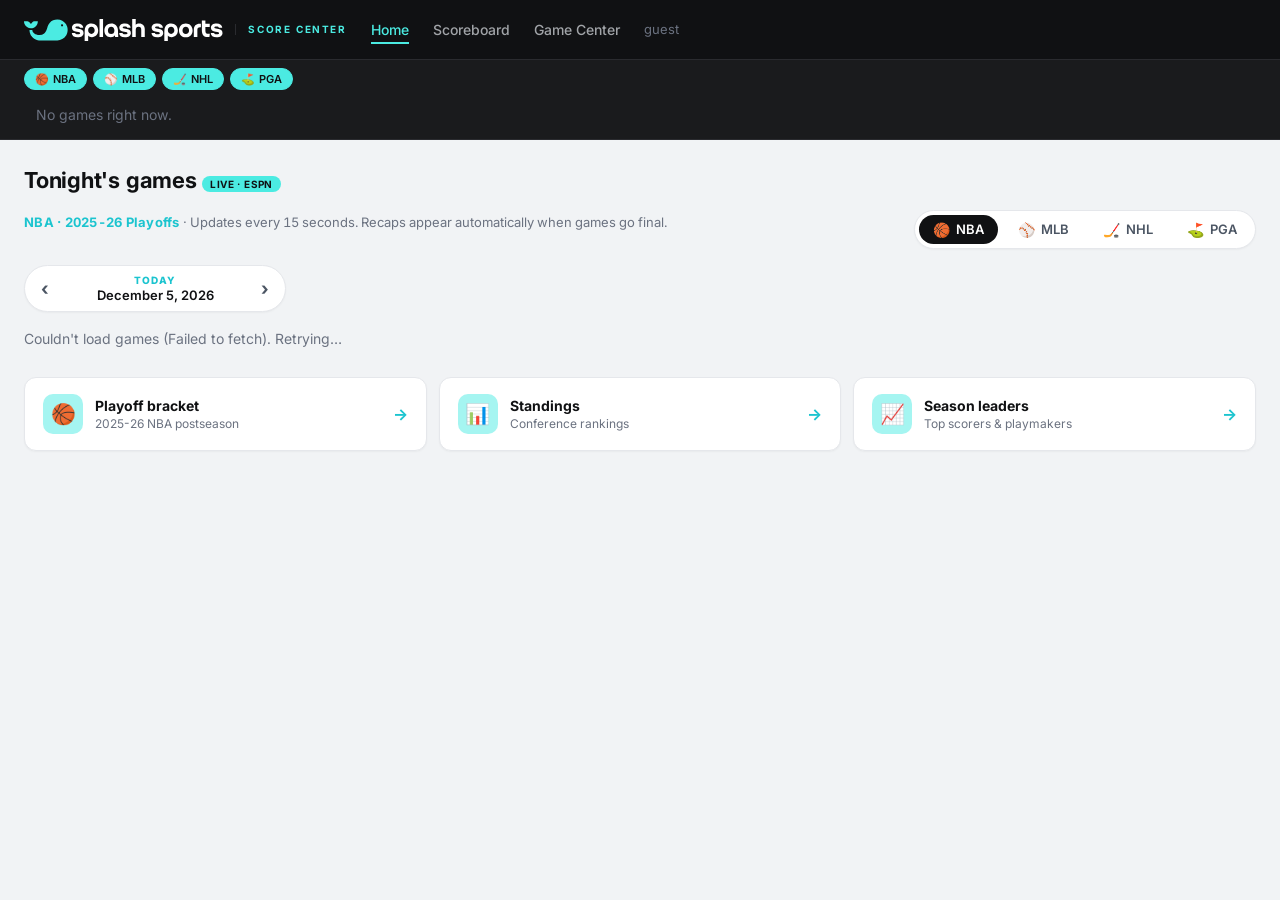
<file: index.html>
<!doctype html>
<html lang="en">
<head>
  <meta charset="utf-8" />
  <title>Splash Score Center · Home</title>
  <meta name="viewport" content="width=device-width, initial-scale=1" />
  <meta name="description" content="Live NBA play-by-play, social reactions, and Polymarket-context — all in one place. Splash Score Center, a Splash Sports prototype." />
  <link rel="preconnect" href="https://a.espncdn.com" crossorigin />
  <link rel="preconnect" href="https://site.api.espn.com" crossorigin />
  <link rel="preconnect" href="https://fonts.googleapis.com" />
  <link rel="preconnect" href="https://fonts.gstatic.com" crossorigin />
  <link href="https://fonts.googleapis.com/css2?family=Inter:wght@400;500;600;700;800&display=swap" rel="stylesheet" />
  <link rel="stylesheet" href="assets/styles.css?v2026050214" />
</head>
<body data-page="home">
  <header class="nav">
    <a href="index.html" class="nav__logo" aria-label="Splash Score Center home">
      <img class="nav__logo-img" src="assets/splash-logo-white.svg" alt="splash sports" />
      <span class="nav__logo-tag">SCORE CENTER</span>
    </a>
    <nav>
      <ul class="nav__links">
        <li><a class="nav__link" data-page="home" href="index.html">Home</a></li>
        <li><a class="nav__link" data-page="scoreboard" href="scoreboard.html">Scoreboard</a></li>
        <li><a class="nav__link" data-page="game" href="game.html?id=401869417">Game Center</a></li>
      </ul>
    </nav>
    <div class="nav__right">
      <span class="nav__identity"></span>
    </div>
  </header>

  <div class="ticker" aria-label="Tonight's games"></div>

  <main class="page">
    <div class="home-header">
      <div>
        <h1 class="page-title" id="home-title">Tonight's games <span class="section-heading__pill">Live · ESPN</span></h1>
        <p class="page-subtitle" id="home-sub">Updates every 15 seconds. Recaps appear automatically when games go final.</p>
      </div>
      <div class="sport-filter" id="sport-filter" role="tablist" aria-label="Sport filter"></div>
    </div>

    <div class="home-date" id="home-date" aria-label="Date selector"></div>

    <section class="tonight" id="tonight"></section>

    <section class="home-actions" id="home-actions" aria-label="Quick links"></section>

    <section class="home-panel" id="standings-panel" hidden>
      <div class="home-panel__header">
        <h2 class="home-panel__title">Standings</h2>
        <button class="home-panel__close" data-close-panel aria-label="Close standings">×</button>
      </div>
      <div class="home-panel__body" id="standings-body"></div>
    </section>

    <section class="home-panel" id="stats-panel" hidden>
      <div class="home-panel__header">
        <h2 class="home-panel__title">Player stats — season leaders</h2>
        <button class="home-panel__close" data-close-panel aria-label="Close stats">×</button>
      </div>
      <div class="home-panel__body" id="stats-body"></div>
    </section>
  </main>

  <nav class="tabbar" aria-label="Primary">
    <a href="index.html" data-tab="home" class="is-active">
      <svg viewBox="0 0 24 24" fill="none" stroke="currentColor" stroke-width="2"><path d="M3 12L12 3l9 9"/><path d="M5 10v10h14V10"/></svg>
      <span>Home</span>
    </a>
    <a href="scoreboard.html" data-tab="scoreboard">
      <svg viewBox="0 0 24 24" fill="none" stroke="currentColor" stroke-width="2"><rect x="3" y="4" width="18" height="16" rx="2"/><path d="M3 10h18M9 4v16"/></svg>
      <span>Scores</span>
    </a>
    <a href="game.html?id=401869417" data-tab="game">
      <svg viewBox="0 0 24 24" fill="none" stroke="currentColor" stroke-width="2"><circle cx="12" cy="12" r="9"/><path d="M3 12h18M12 3v18M6 6c4 4 8 8 12 12M18 6c-4 4-8 8-12 12"/></svg>
      <span>Live</span>
    </a>
  </nav>

  <script type="module" src="assets/home.js?v2026050214"></script>
</body>
</html>
</file>
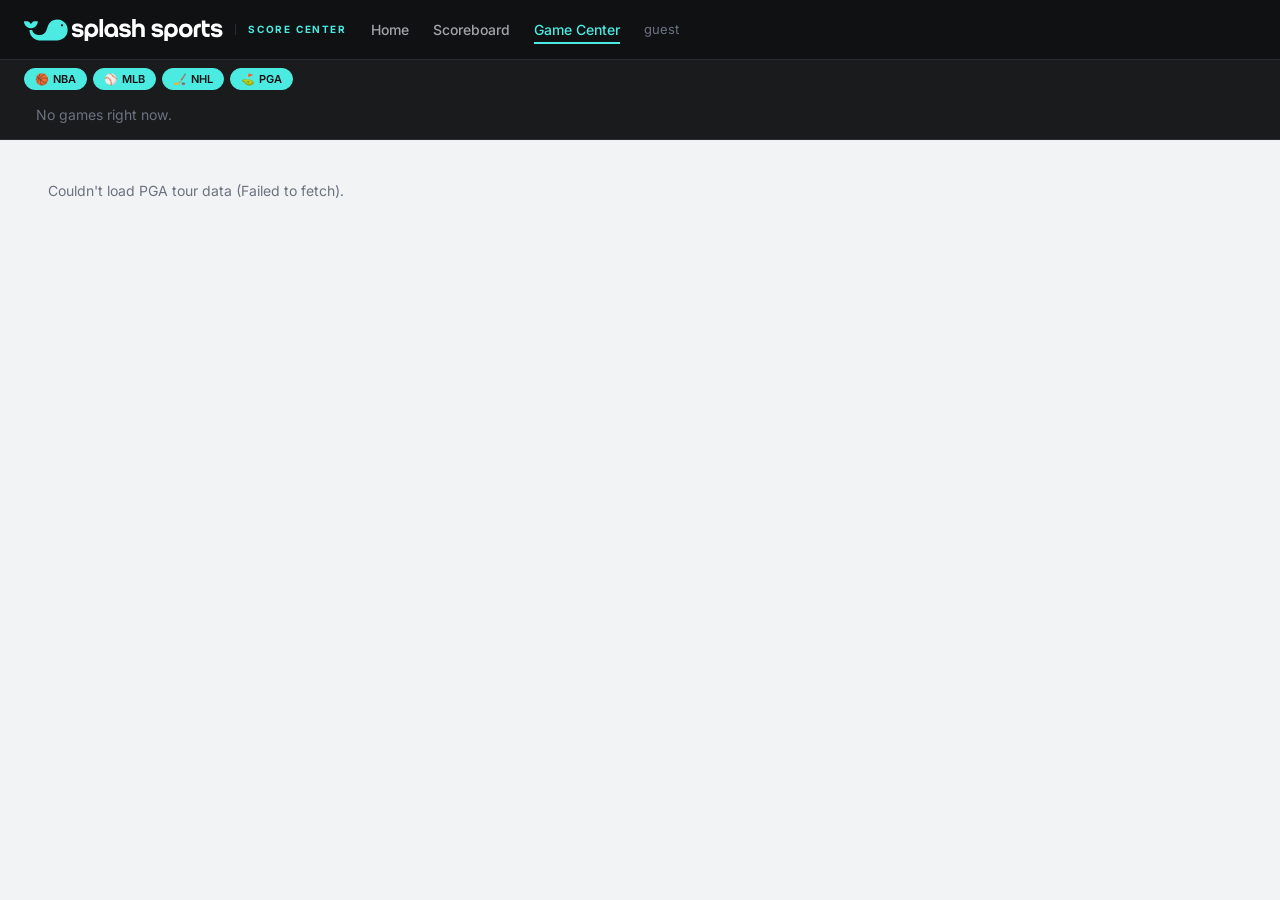
<file: pga-game.html>
<!doctype html>
<html lang="en">
<head>
  <meta charset="utf-8" />
  <title>Splash Score Center · PGA Game Center</title>
  <meta name="viewport" content="width=device-width, initial-scale=1" />
  <meta name="description" content="Live PGA Tour leaderboard, shot feed, player stats, and course stats." />
  <link rel="preconnect" href="https://a.espncdn.com" crossorigin />
  <link rel="preconnect" href="https://site.api.espn.com" crossorigin />
  <link rel="preconnect" href="https://sports.core.api.espn.com" crossorigin />
  <link rel="preconnect" href="https://fonts.googleapis.com" />
  <link rel="preconnect" href="https://fonts.gstatic.com" crossorigin />
  <link href="https://fonts.googleapis.com/css2?family=Inter:wght@400;500;600;700;800&display=swap" rel="stylesheet" />
  <link rel="stylesheet" href="assets/styles.css?v2026050214" />
</head>
<body data-page="game">
  <header class="nav">
    <a href="index.html" class="nav__logo" aria-label="Splash Score Center home">
      <img class="nav__logo-img" src="assets/splash-logo-white.svg" alt="splash sports" />
      <span class="nav__logo-tag">SCORE CENTER</span>
    </a>
    <nav>
      <ul class="nav__links">
        <li><a class="nav__link" data-page="home" href="index.html">Home</a></li>
        <li><a class="nav__link" data-page="scoreboard" href="scoreboard.html">Scoreboard</a></li>
        <li><a class="nav__link is-active" data-page="game" href="pga-game.html">Game Center</a></li>
      </ul>
    </nav>
    <div class="nav__right">
      <span class="nav__identity"></span>
    </div>
  </header>

  <div class="ticker" aria-label="Tonight's games"></div>

  <main class="pga-gc">
    <header class="pga-gc__header" id="pga-gc-header"></header>

    <div class="pga-gc__tabs" role="tablist">
      <button class="pga-gc__tab is-active" role="tab" data-tab="leaderboard" aria-selected="true">Leaderboard</button>
      <button class="pga-gc__tab" role="tab" data-tab="feed">Shot Feed</button>
      <button class="pga-gc__tab" role="tab" data-tab="player-stats">Player Stats</button>
      <button class="pga-gc__tab" role="tab" data-tab="course">Course Stats</button>
    </div>

    <div class="pga-gc__panels">
      <div class="pga-gc__panel is-active" data-panel="leaderboard" id="panel-leaderboard"></div>
      <div class="pga-gc__panel" data-panel="feed" id="panel-feed"></div>
      <div class="pga-gc__panel" data-panel="player-stats" id="panel-player-stats"></div>
      <div class="pga-gc__panel" data-panel="course" id="panel-course"></div>
    </div>
  </main>

  <nav class="tabbar" aria-label="Primary">
    <a href="index.html" data-tab="home">
      <svg viewBox="0 0 24 24" fill="none" stroke="currentColor" stroke-width="2"><path d="M3 12L12 3l9 9"/><path d="M5 10v10h14V10"/></svg>
      <span>Home</span>
    </a>
    <a href="scoreboard.html" data-tab="scoreboard">
      <svg viewBox="0 0 24 24" fill="none" stroke="currentColor" stroke-width="2"><rect x="3" y="4" width="18" height="16" rx="2"/><path d="M3 10h18M9 4v16"/></svg>
      <span>Scores</span>
    </a>
    <a href="pga-game.html" data-tab="game" class="is-active">
      <svg viewBox="0 0 24 24" fill="none" stroke="currentColor" stroke-width="2"><circle cx="12" cy="12" r="9"/><path d="M3 12h18M12 3v18"/></svg>
      <span>Live</span>
    </a>
  </nav>

  <script type="module" src="assets/pga-game.js?v2026050214"></script>
</body>
</html>
</file>
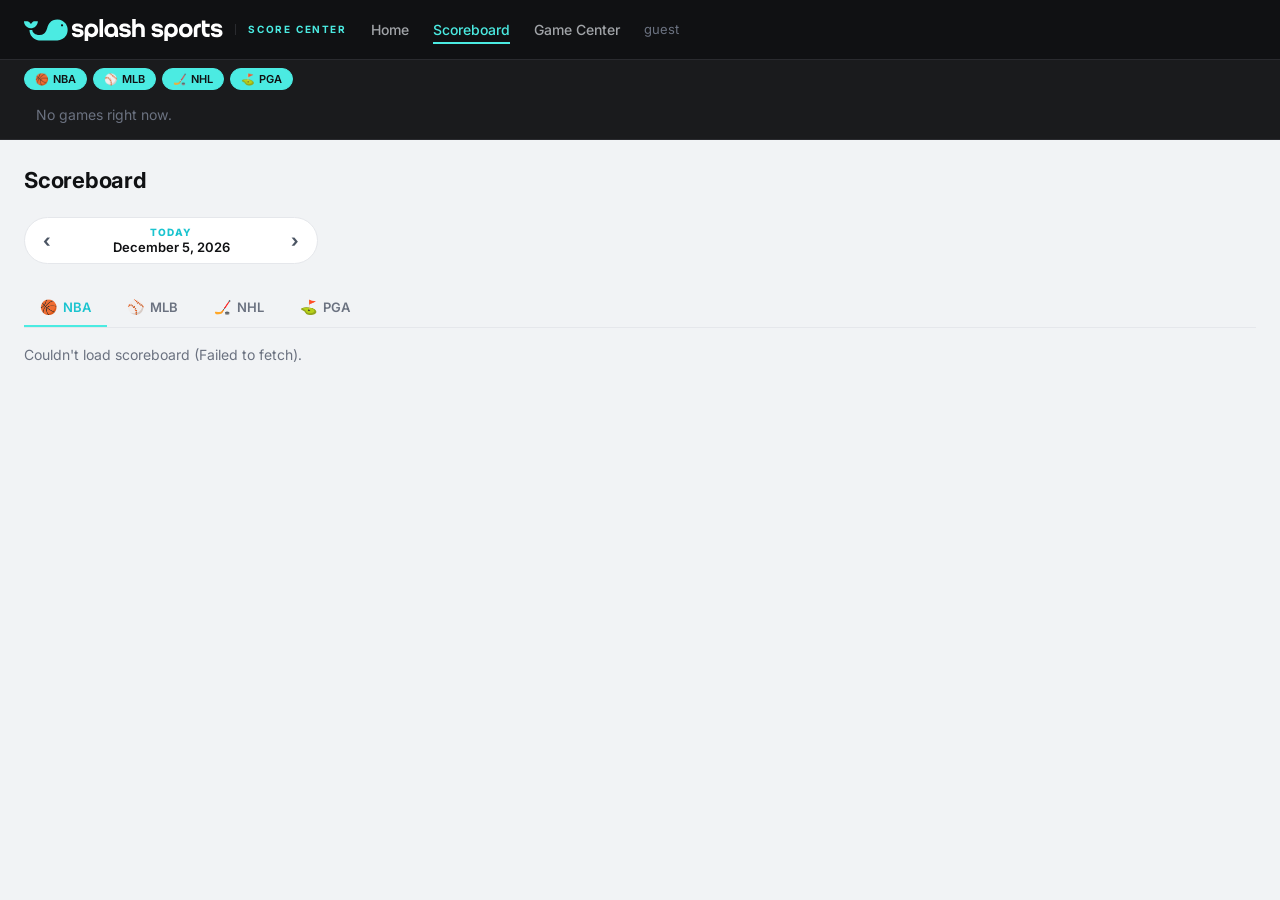
<file: scoreboard.html>
<!doctype html>
<html lang="en">
<head>
  <meta charset="utf-8" />
  <title>Splash Score Center · Scoreboard</title>
  <meta name="viewport" content="width=device-width, initial-scale=1" />
  <meta name="description" content="Every NBA game today, live scores and quick stats." />
  <link rel="preconnect" href="https://a.espncdn.com" crossorigin />
  <link rel="preconnect" href="https://site.api.espn.com" crossorigin />
  <link rel="preconnect" href="https://fonts.googleapis.com" />
  <link rel="preconnect" href="https://fonts.gstatic.com" crossorigin />
  <link href="https://fonts.googleapis.com/css2?family=Inter:wght@400;500;600;700;800&display=swap" rel="stylesheet" />
  <link rel="stylesheet" href="assets/styles.css?v2026050214" />
</head>
<body data-page="scoreboard">
  <header class="nav">
    <a href="index.html" class="nav__logo" aria-label="Splash Score Center home">
      <img class="nav__logo-img" src="assets/splash-logo-white.svg" alt="splash sports" />
      <span class="nav__logo-tag">SCORE CENTER</span>
    </a>
    <nav>
      <ul class="nav__links">
        <li><a class="nav__link" data-page="home" href="index.html">Home</a></li>
        <li><a class="nav__link" data-page="scoreboard" href="scoreboard.html">Scoreboard</a></li>
        <li><a class="nav__link" data-page="game" href="game.html?id=401869417">Game Center</a></li>
      </ul>
    </nav>
    <div class="nav__right">
      <span class="nav__identity"></span>
    </div>
  </header>

  <div class="ticker" aria-label="Tonight's NBA games"></div>

  <main class="page">
    <h1 class="page-title">Scoreboard</h1>
    <p class="page-subtitle" id="sb-date"></p>
    <div class="sb-league-bar" id="sb-league-bar"></div>
    <section class="sb-list" id="sb-list"></section>
  </main>

  <nav class="tabbar" aria-label="Primary">
    <a href="index.html" data-tab="home">
      <svg viewBox="0 0 24 24" fill="none" stroke="currentColor" stroke-width="2"><path d="M3 12L12 3l9 9"/><path d="M5 10v10h14V10"/></svg>
      <span>Home</span>
    </a>
    <a href="scoreboard.html" data-tab="scoreboard" class="is-active">
      <svg viewBox="0 0 24 24" fill="none" stroke="currentColor" stroke-width="2"><rect x="3" y="4" width="18" height="16" rx="2"/><path d="M3 10h18M9 4v16"/></svg>
      <span>Scores</span>
    </a>
    <a href="game.html?id=401869417" data-tab="game">
      <svg viewBox="0 0 24 24" fill="none" stroke="currentColor" stroke-width="2"><circle cx="12" cy="12" r="9"/><path d="M3 12h18M12 3v18M6 6c4 4 8 8 12 12M18 6c-4 4-8 8-12 12"/></svg>
      <span>Live</span>
    </a>
  </nav>

  <script type="module" src="assets/scoreboard.js?v2026050214"></script>
</body>
</html>
</file>
<file: assets/styles.css>
/* ===== Splash Score Center — global styles ===== */

:root {
  /* Brand colors from Splash Sports brand kit */
  --bg-dark: #101113;       /* Off Black */
  --bg-dark-2: #1a1b1d;
  --bg-page: #f1f3f5;
  --bg-card: #ffffff;
  --teal: #4BEBE2;          /* Blue 2 — Primary/Base */
  --teal-deep: #1BC4CF;     /* Blue 3 */
  --teal-soft: #A5F5F1;     /* Blue 1 */
  --teal-soft-50: rgba(165, 245, 241, 0.35);
  --green: #22c55e;
  --red: #ef4444;
  --amber: #f59e0b;
  --text-light: #ffffff;
  --text-mute-light: #a1a4a8;
  --text-dark: #101113;
  --text-mute: #6b7280;
  --text-mute-2: #4b5563;
  --border: #e5e7eb;
  --border-dark: #2a2b2f;
  --shadow-sm: 0 1px 2px rgba(0,0,0,0.04);
  --shadow: 0 1px 3px rgba(0,0,0,0.08), 0 1px 2px rgba(0,0,0,0.04);
  --shadow-md: 0 4px 6px -1px rgba(0,0,0,0.1), 0 2px 4px -2px rgba(0,0,0,0.05);
  --radius: 8px;
  --radius-lg: 12px;
  --font: "Inter", -apple-system, BlinkMacSystemFont, "Segoe UI", Roboto, sans-serif;
  --font-display: "Hubot Sans", "Inter", -apple-system, BlinkMacSystemFont, sans-serif;
}

* {
  box-sizing: border-box;
  margin: 0;
  padding: 0;
}

html, body {
  font-family: var(--font);
  font-size: 14px;
  line-height: 1.5;
  color: var(--text-dark);
  background: var(--bg-page);
  font-feature-settings: "tnum" 1; /* tabular nums for scores */
  -webkit-font-smoothing: antialiased;
  -webkit-tap-highlight-color: transparent;
  overscroll-behavior-y: none;
}

/* Safe-area padding for notch/home-indicator */
body {
  padding-bottom: env(safe-area-inset-bottom, 0);
}

a {
  color: inherit;
  text-decoration: none;
}

button {
  font-family: inherit;
  cursor: pointer;
  border: none;
  background: none;
  font-size: inherit;
  color: inherit;
}

button:focus-visible,
a:focus-visible,
input:focus-visible {
  outline: 2px solid var(--teal);
  outline-offset: 2px;
  border-radius: 4px;
}

img {
  display: block;
  max-width: 100%;
}

/* ===== Top nav ===== */

.nav {
  background: var(--bg-dark);
  color: var(--text-light);
  padding: 0 24px;
  height: 60px;
  display: flex;
  align-items: center;
  gap: 24px;
  position: sticky;
  top: 0;
  z-index: 100;
  border-bottom: 1px solid var(--border-dark);
}

.nav__logo {
  display: inline-flex;
  align-items: center;
  gap: 12px;
  text-decoration: none;
  flex-shrink: 0;
  min-width: 0;
}

.nav__logo-img {
  height: 22px;
  width: auto;
  display: block;
  flex-shrink: 0;
}

.nav__logo-tag {
  font-size: 10px;
  font-weight: 700;
  color: var(--teal);
  letter-spacing: 0.16em;
  text-transform: uppercase;
  border-left: 1px solid #2a2b2f;
  padding-left: 12px;
  white-space: nowrap;
  line-height: 1.1;
}

.nav__links {
  display: flex;
  gap: 24px;
  flex: 1;
  justify-content: center;
  list-style: none;
}

.nav__link {
  color: var(--text-mute-light);
  font-weight: 500;
  font-size: 14px;
  padding: 4px 0;
  border-bottom: 2px solid transparent;
  transition: color 0.15s, border-color 0.15s;
}

.nav__link:hover { color: var(--text-light); }

.nav__link.is-active {
  color: var(--teal);
  border-bottom-color: var(--teal);
}

.nav__right {
  display: flex;
  gap: 12px;
  align-items: center;
}

.nav__identity {
  font-size: 13px;
  color: var(--text-mute-light);
  display: flex;
  align-items: center;
  gap: 8px;
}

.nav__identity-name {
  color: var(--text-light);
  font-weight: 600;
}

.nav__cta {
  background: var(--teal);
  color: var(--bg-dark);
  padding: 8px 14px;
  border-radius: 999px;
  font-weight: 600;
  font-size: 13px;
}

/* ===== Score ticker ===== */

.ticker {
  background: var(--bg-dark-2);
  color: var(--text-light);
  padding: 8px 0 6px;
  position: sticky;
  top: 56px;
  z-index: 99;
  border-bottom: 1px solid var(--border-dark);
}

.ticker__filter {
  display: flex;
  gap: 6px;
  padding: 0 24px 6px;
  flex-wrap: wrap;
}

.ticker__chip {
  background: transparent;
  color: var(--text-mute-light);
  border: 1px solid var(--border-dark);
  border-radius: 999px;
  padding: 3px 10px;
  font-size: 11px;
  font-weight: 600;
  display: inline-flex;
  align-items: center;
  gap: 4px;
  cursor: pointer;
  transition: background 0.1s, color 0.1s, border-color 0.1s;
}

.ticker__chip-emoji { font-size: 11px; }

.ticker__chip:hover { color: var(--text-light); border-color: #2a2a3a; }

.ticker__chip.is-active {
  background: var(--teal);
  color: var(--bg-dark);
  border-color: var(--teal);
}

.ticker-card__league-tag {
  font-size: 9px;
  font-weight: 700;
  letter-spacing: 0.06em;
  background: rgba(255,255,255,0.08);
  padding: 1px 5px;
  border-radius: 3px;
}

.ticker-card__broadcast {
  font-size: 10px;
  color: var(--text-mute-light);
}

/* ESPN-style sport dividers between groups in the ticker */
.ticker__divider {
  flex: 0 0 auto;
  display: flex;
  align-items: center;
  justify-content: center;
  padding: 0 14px;
  font-size: 11px;
  font-weight: 800;
  letter-spacing: 0.1em;
  color: var(--text-light);
  background: var(--bg-dark);
  border-left: 2px solid var(--sport-accent, var(--teal));
  border-right: 2px solid var(--sport-accent, var(--teal));
  margin: 0 4px;
  position: relative;
  text-transform: uppercase;
}

.ticker__divider::before {
  content: "";
  position: absolute;
  left: -2px;
  top: 0;
  bottom: 0;
  width: 4px;
  background: var(--sport-accent, var(--teal));
}

.ticker__inner {
  display: flex;
  gap: 8px;
  overflow-x: auto;
  padding: 0 24px;
  scroll-behavior: smooth;
  scrollbar-width: thin;
  scrollbar-color: var(--border-dark) transparent;
}

.ticker__inner::-webkit-scrollbar { height: 6px; }
.ticker__inner::-webkit-scrollbar-thumb { background: var(--border-dark); border-radius: 3px; }

.ticker-card {
  flex: 0 0 auto;
  min-width: 220px;
  background: var(--bg-dark);
  border-radius: var(--radius);
  padding: 8px 12px;
  display: grid;
  grid-template-columns: auto 1fr auto;
  gap: 8px 12px;
  align-items: center;
  cursor: pointer;
  border: 1px solid transparent;
  border-left: 3px solid transparent;
  transition: border-color 0.15s, background 0.15s;
}

.ticker-card:hover { background: #1c1c28; border-color: var(--border-dark); }
.ticker-card.is-live { border-left-color: var(--teal); }
.ticker-card.is-final { opacity: 0.7; }

.ticker-card__status {
  grid-column: 1 / -1;
  font-size: 11px;
  font-weight: 600;
  letter-spacing: 0.04em;
  text-transform: uppercase;
  color: var(--text-mute-light);
  display: flex;
  justify-content: space-between;
}

.ticker-card.is-live .ticker-card__status-state {
  color: var(--teal);
}

.ticker-card__row {
  display: contents;
}

.ticker-card__logo {
  width: 22px;
  height: 22px;
  border-radius: 50%;
  background: #fff;
  padding: 2px;
}

.ticker-card__abbr {
  font-weight: 700;
  font-size: 13px;
}

.ticker-card__sub {
  font-size: 11px;
  color: var(--text-mute-light);
  margin-left: 4px;
}

.ticker-card__score {
  font-weight: 700;
  font-size: 16px;
  text-align: right;
  font-variant-numeric: tabular-nums;
}

.ticker-card__score.is-leading { color: var(--teal); }

/* Golf ticker card — different shape: tournament name + leader */
.ticker-card--golf {
  grid-template-columns: 1fr;
  grid-template-rows: auto auto auto;
  gap: 4px 0;
  min-width: 220px;
}

.ticker-card__golf-tname {
  font-weight: 700;
  font-size: 13px;
  color: var(--text-light);
  white-space: nowrap;
  overflow: hidden;
  text-overflow: ellipsis;
}

.ticker-card__golf-leader {
  display: grid;
  grid-template-columns: auto 1fr auto;
  gap: 6px;
  align-items: baseline;
  font-size: 12px;
}

.ticker-card__golf-rank {
  color: var(--text-mute-light);
  font-weight: 700;
}

.ticker-card__golf-name {
  font-weight: 600;
  color: var(--text-light);
  white-space: nowrap;
  overflow: hidden;
  text-overflow: ellipsis;
}

.ticker-card__golf-score {
  font-weight: 700;
  color: var(--teal);
  font-variant-numeric: tabular-nums;
}

/* ===== Layout ===== */

.page {
  max-width: 1280px;
  margin: 0 auto;
  padding: 24px;
}

.page-title {
  font-size: 22px;
  font-weight: 700;
  margin-bottom: 16px;
  letter-spacing: -0.01em;
}

.page-subtitle {
  font-size: 13px;
  color: var(--text-mute);
  margin-bottom: 16px;
}

/* ===== Bracket ===== */

.bracket {
  background: var(--bg-card);
  border-radius: var(--radius-lg);
  padding: 24px;
  box-shadow: var(--shadow);
  margin-bottom: 32px;
}

.bracket__header {
  display: flex;
  justify-content: space-between;
  align-items: baseline;
  margin-bottom: 20px;
}

.bracket__title {
  font-size: 18px;
  font-weight: 700;
}

.bracket__round-select {
  display: flex;
  align-items: center;
  gap: 8px;
}

.bracket__round-select-label {
  font-size: 11px;
  color: var(--text-mute);
  font-weight: 700;
  text-transform: uppercase;
  letter-spacing: 0.06em;
}

.bracket__round-select select {
  padding: 6px 10px;
  border: 1px solid var(--border);
  border-radius: var(--radius);
  font-family: inherit;
  font-size: 13px;
  font-weight: 600;
  color: var(--text-dark);
  background: var(--bg-card);
  cursor: pointer;
}

.bracket__round-select select:focus-visible {
  outline: 2px solid var(--teal);
  outline-offset: 2px;
}

.bracket__finals {
  grid-column: 1 / -1;
  max-width: 480px;
  margin: 0 auto;
}

.bracket__conf-title--center {
  text-align: center;
}

.series-card.is-projected {
  opacity: 0.7;
  background: linear-gradient(180deg, var(--bg-page) 0%, transparent 100%);
}

.series-card__team-logo--tbd {
  display: inline-flex;
  align-items: center;
  justify-content: center;
  width: 22px;
  height: 22px;
  border-radius: 50%;
  background: var(--border);
  color: var(--text-mute);
  font-size: 12px;
  font-weight: 700;
}

.bracket__grid {
  display: grid;
  grid-template-columns: 1fr 1fr;
  gap: 24px;
}

@media (max-width: 768px) {
  .bracket__grid { grid-template-columns: 1fr; }
}

.bracket__conf-title {
  font-size: 11px;
  font-weight: 700;
  color: var(--text-mute);
  letter-spacing: 0.08em;
  text-transform: uppercase;
  margin-bottom: 8px;
}

.bracket__series {
  display: grid;
  grid-template-columns: 1fr;
  gap: 8px;
}

.series-card {
  background: var(--bg-page);
  border: 1px solid var(--border);
  border-radius: var(--radius);
  padding: 10px 12px;
  display: grid;
  grid-template-columns: 1fr auto;
  gap: 6px 12px;
  align-items: center;
  cursor: pointer;
  transition: transform 0.1s, border-color 0.15s;
}

.series-card:hover { border-color: var(--teal); }
.series-card.is-tonight {
  border-color: var(--teal);
  background: linear-gradient(180deg, var(--teal-soft) 0%, var(--bg-page) 100%);
}

.series-card__team {
  display: flex;
  align-items: center;
  gap: 8px;
  font-size: 13px;
  font-weight: 600;
}

.series-card__team-logo {
  width: 22px;
  height: 22px;
}

.series-card__team-record {
  color: var(--text-mute);
  font-weight: 400;
  margin-left: auto;
  font-size: 12px;
}

.series-card__wins {
  font-weight: 700;
  font-size: 16px;
  text-align: right;
  color: var(--text-mute);
  font-variant-numeric: tabular-nums;
}

.series-card__wins.is-winning { color: var(--text-dark); }

.series-card__status {
  grid-column: 1 / -1;
  font-size: 11px;
  font-weight: 600;
  color: var(--teal-deep);
  text-transform: uppercase;
  letter-spacing: 0.04em;
  border-top: 1px dashed var(--border);
  padding-top: 6px;
  display: flex;
  justify-content: space-between;
}

.series-card__tonight-pill {
  background: var(--teal);
  color: var(--bg-dark);
  padding: 1px 8px;
  border-radius: 999px;
  font-size: 10px;
}

/* ===== Tonight's games (preview cards) ===== */

.tonight {
  display: grid;
  grid-template-columns: repeat(auto-fit, minmax(320px, 1fr));
  gap: 16px;
}

.tonight-card {
  background: var(--bg-card);
  border-radius: var(--radius-lg);
  padding: 20px;
  box-shadow: var(--shadow);
  cursor: pointer;
  transition: transform 0.1s, box-shadow 0.15s;
}

.tonight-card:hover { box-shadow: var(--shadow-md); transform: translateY(-2px); }

.tonight-card__header {
  display: flex;
  justify-content: space-between;
  align-items: baseline;
  margin-bottom: 16px;
  font-size: 11px;
  font-weight: 700;
  letter-spacing: 0.06em;
  text-transform: uppercase;
  color: var(--text-mute);
}

.tonight-card__live { color: var(--teal-deep); }

.tonight-card__matchup {
  display: grid;
  grid-template-columns: 1fr auto 1fr;
  align-items: center;
  gap: 16px;
  margin-bottom: 16px;
}

.tonight-card__team {
  display: flex;
  flex-direction: column;
  align-items: center;
  gap: 6px;
}

.tonight-card__logo {
  width: 56px;
  height: 56px;
}

.tonight-card__team-name {
  font-size: 13px;
  font-weight: 600;
}

.tonight-card__team-record {
  font-size: 11px;
  color: var(--text-mute);
}

.tonight-card__vs {
  font-size: 12px;
  font-weight: 700;
  color: var(--text-mute);
  letter-spacing: 0.08em;
}

.tonight-card__vs-score {
  font-size: 22px;
  font-weight: 700;
  display: flex;
  align-items: center;
  gap: 8px;
  font-variant-numeric: tabular-nums;
}

.tonight-card__story {
  background: var(--bg-page);
  border-left: 3px solid var(--teal);
  padding: 8px 12px;
  font-size: 12px;
  color: var(--text-mute-2);
  margin-bottom: 12px;
  border-radius: 0 6px 6px 0;
}

/* Tonight card: Splash Quick Picks + Polymarket markets preview block */

.tonight-card__preview {
  border-top: 1px solid var(--border);
  margin: 0 -20px 12px;
  padding: 12px 20px 4px;
  background: var(--bg-page);
}

.tonight-card__preview-skel {
  padding: 4px 0;
}

.tonight-card__preview-empty {
  font-size: 12px;
  color: var(--text-mute);
  font-style: italic;
}

.tonight-card__preview-grid {
  display: grid;
  grid-template-columns: 1fr 1fr;
  gap: 16px;
}

@media (max-width: 520px) {
  .tonight-card__preview-grid { grid-template-columns: 1fr; gap: 12px; }
}

.tc-preview-col__title {
  display: flex;
  align-items: center;
  gap: 6px;
  font-size: 11px;
  font-weight: 700;
  letter-spacing: 0.04em;
  text-transform: uppercase;
  color: var(--text-mute-2);
  margin-bottom: 6px;
}

.tc-preview-col__icon { font-size: 13px; }

.tc-preview-col__hint {
  margin-left: auto;
  font-size: 9px;
  font-weight: 700;
  color: var(--teal-deep);
  background: var(--teal-soft);
  padding: 1px 6px;
  border-radius: 4px;
  text-transform: uppercase;
  letter-spacing: 0.05em;
}

.tc-preview-list {
  list-style: none;
  margin: 0;
  padding: 0;
  display: flex;
  flex-direction: column;
  gap: 4px;
}

.tc-preview-prop, .tc-preview-market {
  display: grid;
  grid-template-columns: minmax(0, 1.3fr) minmax(0, 1fr) auto;
  gap: 8px;
  align-items: baseline;
  font-size: 12px;
  padding: 4px 0;
  border-bottom: 1px dashed var(--border);
}

.tc-preview-prop:last-child, .tc-preview-market:last-child { border-bottom: none; }

.tc-qp {
  --team-color: #6b7280;
  display: grid;
  grid-template-columns: 28px 22px minmax(0, 1fr) auto;
  gap: 8px;
  align-items: center;
  padding: 6px 0;
  border-bottom: 1px dashed var(--border);
}
.tc-qp:last-child { border-bottom: none; }

.tc-qp__pills {
  display: inline-flex;
  gap: 4px;
  flex-shrink: 0;
}

.tc-qp__pill {
  display: inline-flex;
  flex-direction: column;
  align-items: center;
  justify-content: center;
  min-width: 56px;
  padding: 6px 10px;
  border-radius: 8px;
  border: 1.5px solid var(--border);
  background: var(--bg-card);
  cursor: pointer;
  text-decoration: none;
  transition: background 0.12s, border-color 0.12s, transform 0.05s;
  line-height: 1;
}

.tc-qp__pill:hover { transform: translateY(-1px); }
.tc-qp__pill:active { transform: scale(0.96); }

.tc-qp__pill-verb {
  font-size: 8px;
  font-weight: 800;
  letter-spacing: 0.08em;
  text-transform: uppercase;
  color: var(--text-mute);
  line-height: 1;
}

.tc-qp__pill-line {
  font-size: 12px;
  font-weight: 800;
  color: var(--text-dark);
  font-variant-numeric: tabular-nums;
  margin-top: 2px;
  line-height: 1;
}

.tc-qp__pill--more:hover { background: color-mix(in srgb, var(--green) 8%, var(--bg-card)); border-color: var(--green); }
.tc-qp__pill--more:hover .tc-qp__pill-verb { color: var(--green); }
.tc-qp__pill--less:hover { background: color-mix(in srgb, var(--red) 8%, var(--bg-card)); border-color: var(--red); }
.tc-qp__pill--less:hover .tc-qp__pill-verb { color: var(--red); }

.tc-qp__avatar {
  width: 28px;
  height: 28px;
  border-radius: 50%;
  background: linear-gradient(135deg, var(--team-color), color-mix(in srgb, var(--team-color) 50%, var(--bg-dark)));
  color: #fff;
  display: inline-flex;
  align-items: center;
  justify-content: center;
  font-size: 10px;
  font-weight: 800;
  letter-spacing: 0.02em;
}

.tc-qp__team-logo {
  width: 22px;
  height: 22px;
  object-fit: contain;
}

.tc-qp__team-logo--blank {
  background: var(--border);
  border-radius: 50%;
  display: inline-block;
}

.tc-qp__main {
  display: flex;
  flex-direction: column;
  min-width: 0;
}

.tc-qp__player {
  font-size: 12px;
  font-weight: 700;
  color: var(--text-dark);
  white-space: nowrap;
  overflow: hidden;
  text-overflow: ellipsis;
}

.tc-qp__type {
  font-size: 10px;
  color: var(--text-mute);
  text-transform: uppercase;
  letter-spacing: 0.04em;
}

.tc-qp__line {
  font-weight: 800;
  color: var(--teal-deep);
  font-variant-numeric: tabular-nums;
  font-size: 13px;
}

.tc-preview-pair {
  display: grid;
  grid-template-columns: 64px 1fr 1fr;
  gap: 6px;
  align-items: center;
  padding: 5px 0;
  border-bottom: 1px dashed var(--border);
}
.tc-preview-pair:last-child { border-bottom: none; }

.tc-preview-pair__type {
  font-size: 10px;
  font-weight: 700;
  text-transform: uppercase;
  letter-spacing: 0.04em;
  color: var(--text-mute);
  white-space: nowrap;
  overflow: hidden;
  text-overflow: ellipsis;
}

.tc-preview-pair__pill {
  --pill-color: var(--teal-deep);
  display: flex;
  justify-content: space-between;
  align-items: baseline;
  padding: 4px 8px;
  border-radius: 6px;
  background: color-mix(in srgb, var(--pill-color) 8%, transparent);
  border: 1px solid color-mix(in srgb, var(--pill-color) 30%, transparent);
  gap: 4px;
  min-width: 0;
}

.tc-preview-pair__pill-label {
  font-size: 11px;
  font-weight: 700;
  color: var(--pill-color);
  white-space: nowrap;
  overflow: hidden;
  text-overflow: ellipsis;
}

.tc-preview-pair__pill-price {
  font-size: 12px;
  font-weight: 800;
  color: var(--pill-color);
  font-variant-numeric: tabular-nums;
  white-space: nowrap;
}

.tc-preview-prop__player {
  font-weight: 600;
  color: var(--text-dark);
  white-space: nowrap;
  overflow: hidden;
  text-overflow: ellipsis;
}

.tc-preview-prop__type {
  color: var(--text-mute-2);
  font-size: 11px;
  white-space: nowrap;
  overflow: hidden;
  text-overflow: ellipsis;
}

.tc-preview-prop__line {
  font-weight: 700;
  color: var(--teal-deep);
  font-variant-numeric: tabular-nums;
  white-space: nowrap;
}

.tc-preview-market__type {
  font-size: 10px;
  font-weight: 700;
  text-transform: uppercase;
  letter-spacing: 0.04em;
  color: var(--text-mute);
  white-space: nowrap;
}

.tc-preview-market__label {
  color: var(--text-dark);
  font-weight: 500;
  white-space: nowrap;
  overflow: hidden;
  text-overflow: ellipsis;
}

.tc-preview-market__price {
  font-weight: 700;
  color: var(--text-dark);
  font-variant-numeric: tabular-nums;
  font-size: 13px;
}

.tonight-card__preview-link {
  display: inline-block;
  margin-top: 4px;
  font-size: 11px;
  font-weight: 700;
  color: var(--teal-deep);
  letter-spacing: 0.02em;
}

.tonight-card__preview-link:hover { color: var(--teal); text-decoration: underline; }

.tonight-card__cta {
  display: flex;
  justify-content: space-between;
  align-items: center;
  font-size: 12px;
  color: var(--text-mute);
}

.tonight-card__cta-btn {
  color: var(--teal-deep);
  font-weight: 600;
}

/* ===== Scoreboard page — sport tabs + PGA leaderboard ===== */

.sb-date-scroller {
  display: inline-flex;
  align-items: center;
  gap: 8px;
  background: var(--bg-card);
  border: 1px solid var(--border);
  border-radius: 999px;
  padding: 4px 6px;
  margin: 4px 0 8px;
  position: relative;
}

.sb-date-arrow {
  width: 32px;
  height: 32px;
  border-radius: 50%;
  background: transparent;
  color: var(--text-mute-2);
  font-size: 18px;
  font-weight: 700;
  cursor: pointer;
}

.sb-date-arrow:hover {
  background: var(--bg-page);
  color: var(--text-dark);
}

.sb-date-today {
  display: flex;
  flex-direction: column;
  align-items: center;
  gap: 1px;
  padding: 4px 14px;
  background: transparent;
  cursor: pointer;
  min-width: 200px;
}

.sb-date-today:hover { background: var(--bg-page); border-radius: 999px; }

.sb-date-today__rel {
  font-size: 10px;
  font-weight: 800;
  letter-spacing: 0.12em;
  color: var(--teal-deep);
}

.sb-date-today__abs {
  font-size: 13px;
  font-weight: 600;
  color: var(--text-dark);
}

.sb-date-input {
  position: absolute;
  inset: 0;
  width: 100%;
  height: 100%;
  opacity: 0;
  pointer-events: none;
}

.sb-league-bar {
  display: flex;
  gap: 4px;
  margin-bottom: 16px;
  border-bottom: 1px solid var(--border);
  flex-wrap: wrap;
}

.sb-tab {
  padding: 10px 16px;
  font-size: 13px;
  font-weight: 600;
  color: var(--text-mute);
  background: none;
  border: none;
  border-bottom: 2px solid transparent;
  cursor: pointer;
  display: inline-flex;
  align-items: center;
  gap: 6px;
  transition: color 0.15s, border-color 0.15s;
}

.sb-tab__emoji { font-size: 14px; }

.sb-tab:hover { color: var(--text-dark); }

.sb-tab.is-active {
  color: var(--teal-deep);
  border-bottom-color: var(--teal);
}

.pga-card {
  background: var(--bg-card);
  border-radius: var(--radius-lg);
  box-shadow: var(--shadow);
  overflow: hidden;
  margin-bottom: 16px;
}

.pga-card__header {
  padding: 16px 20px;
  background: linear-gradient(180deg, #14532d 0%, #166534 100%);
  color: var(--text-light);
}

.pga-card__eyebrow {
  font-size: 11px;
  font-weight: 700;
  letter-spacing: 0.06em;
  color: var(--teal);
  text-transform: uppercase;
}

.pga-card__title {
  font-size: 18px;
  font-weight: 700;
  margin-top: 2px;
}

.pga-card__course {
  font-size: 12px;
  color: rgba(255,255,255,0.7);
  margin-top: 4px;
}

.pga-leaderboard {
  width: 100%;
  border-collapse: collapse;
  font-size: 13px;
  font-variant-numeric: tabular-nums;
}

.pga-leaderboard th, .pga-leaderboard td {
  padding: 8px 12px;
  text-align: left;
  border-bottom: 1px solid var(--border);
}

.pga-leaderboard th {
  font-size: 11px;
  font-weight: 700;
  color: var(--text-mute);
  text-transform: uppercase;
  letter-spacing: 0.04em;
  background: var(--bg-page);
}

.pga-leaderboard__pos {
  width: 40px;
  font-weight: 700;
  color: var(--text-mute-2);
}

.pga-leaderboard__player {
  display: flex;
  align-items: center;
  gap: 8px;
}

.pga-leaderboard__player b { color: var(--text-dark); }

.pga-flag {
  width: 18px;
  height: auto;
  border-radius: 2px;
  vertical-align: middle;
}

.pga-leaderboard__score {
  font-weight: 700;
  color: var(--text-dark);
}

.pga-leaderboard__round {
  font-weight: 600;
  font-variant-numeric: tabular-nums;
  color: var(--text-mute-2);
}

.pga-leaderboard__thru {
  font-variant-numeric: tabular-nums;
  color: var(--text-mute-2);
}

.pga-leaderboard__thru--tee {
  font-weight: 700;
  color: var(--teal-deep);
  letter-spacing: -0.01em;
}

.pga-card__header {
  display: flex !important;
  justify-content: space-between;
  align-items: flex-start;
  gap: 12px;
}

.pga-card__round-picker {
  display: inline-flex;
  align-items: center;
  gap: 8px;
  background: rgba(255,255,255,0.1);
  padding: 6px 10px;
  border-radius: var(--radius);
}

.pga-card__round-picker label {
  font-size: 10px;
  font-weight: 800;
  letter-spacing: 0.08em;
  text-transform: uppercase;
  color: var(--teal);
}

.pga-card__round-picker select {
  padding: 4px 10px;
  border: 1px solid transparent;
  border-radius: var(--radius);
  font-family: inherit;
  font-size: 12px;
  font-weight: 700;
  color: var(--text-dark);
  background: var(--bg-card);
  cursor: pointer;
}

.pga-leaderboard tbody tr:hover { background: var(--bg-page); }

/* ===== Scoreboard page ===== */

.sb-list {
  display: flex;
  flex-direction: column;
  gap: 12px;
}

.sb-card {
  background: var(--bg-card);
  border-radius: var(--radius-lg);
  padding: 16px 20px;
  box-shadow: var(--shadow);
  display: grid;
  /* status · teams · linescore · leaders (slack goes to leaders so player
     names + stats don't truncate). Min widths chosen so on a 1024-wide
     viewport leaders still gets ~300px. */
  grid-template-columns: 70px minmax(220px, 260px) minmax(160px, 200px) minmax(280px, 1fr);
  gap: 12px;
  align-items: center;
  cursor: pointer;
  transition: box-shadow 0.15s;
}

.sb-card:hover { box-shadow: var(--shadow-md); }

@media (max-width: 768px) {
  .sb-card {
    grid-template-columns: 1fr;
    gap: 8px;
  }
}

.sb-card__status {
  font-size: 11px;
  font-weight: 700;
  letter-spacing: 0.06em;
  text-transform: uppercase;
  color: var(--text-mute);
}

.sb-card__status.is-live { color: var(--teal-deep); }
.sb-card__status .dot {
  display: inline-block;
  width: 8px;
  height: 8px;
  border-radius: 50%;
  background: var(--green);
  margin-right: 4px;
  animation: pulse 1.6s infinite;
  vertical-align: middle;
}

@keyframes pulse {
  0%, 100% { opacity: 1; }
  50% { opacity: 0.5; }
}

.sb-card__teams {
  display: grid;
  grid-template-columns: 32px 1fr auto;
  gap: 8px 12px;
  row-gap: 4px;
  align-items: center;
}

.sb-card__teams img { width: 28px; height: 28px; }

.sb-card__team-name {
  font-weight: 600;
}

.sb-card__team-record {
  font-size: 11px;
  color: var(--text-mute);
  margin-left: 6px;
  font-weight: 400;
}

.sb-card__team-score {
  font-weight: 700;
  font-size: 18px;
  text-align: right;
  font-variant-numeric: tabular-nums;
}

.sb-card__team-score.is-winner { color: var(--text-dark); }
.sb-card__team-score.is-loser { color: var(--text-mute); }

.sb-card__linescore {
  font-size: 11px;
  display: grid;
  grid-template-columns: auto repeat(8, 1fr);
  gap: 4px;
  text-align: center;
}

.sb-card__linescore .label { color: var(--text-mute); font-weight: 600; }
.sb-card__linescore .qhead { color: var(--text-mute); font-weight: 600; font-size: 10px; }

.sb-card__leaders {
  font-size: 11px;
}

.sb-card__leaders-grid {
  display: grid;
  /* Category badge · player+team chip (flex) · stats. The minmax floors
     are sized so even a 280-px leaders column still fits "M. Burcheasy"
     (~110px) and "4.0 IP · 6 K · 0.96 ERA" (~150px). */
  grid-template-columns: 32px minmax(110px, 1fr) minmax(150px, 1.4fr);
  gap: 4px 8px;
  align-items: baseline;
}

.sb-card__leader-player {
  display: inline-flex;
  align-items: baseline;
  gap: 5px;
  min-width: 0;
}

.sb-card__leader-player b {
  white-space: nowrap;
  overflow: hidden;
  text-overflow: ellipsis;
}

.sb-card__leader-team {
  display: inline-block;
  flex-shrink: 0;
  font-size: 9px;
  font-weight: 800;
  letter-spacing: 0.04em;
  color: var(--text-mute);
  background: var(--bg-page);
  padding: 1px 5px;
  border-radius: 3px;
  vertical-align: middle;
}

.sb-card__leader-stat {
  font-variant-numeric: tabular-nums;
  font-weight: 600;
  color: var(--text-dark);
  font-size: 11px;
  white-space: nowrap;
  overflow: hidden;
  text-overflow: ellipsis;
}

.sb-card__leader-cat {
  color: var(--text-mute);
  font-weight: 700;
  font-size: 10px;
  text-transform: uppercase;
  letter-spacing: 0.04em;
}

.sb-card__leader-player {
  min-width: 0;
  white-space: nowrap;
  overflow: hidden;
  text-overflow: ellipsis;
}

.sb-card__leader-player b {
  color: var(--text-dark);
  font-weight: 600;
}

.sb-card__leader-stat {
  font-weight: 700;
  color: var(--text-dark);
  font-variant-numeric: tabular-nums;
}

/* ===== Game Center ===== */

.gc {
  display: grid;
  grid-template-columns: 1fr 320px;
  gap: 16px;
  max-width: 1280px;
  margin: 0 auto;
  padding: 16px 24px;
}

@media (max-width: 1024px) {
  .gc { grid-template-columns: 1fr; }
}

.gc__main {
  background: var(--bg-card);
  border-radius: var(--radius-lg);
  box-shadow: var(--shadow);
  overflow: hidden;
}

.gc__header {
  background: var(--bg-dark);
  color: var(--text-light);
  padding: 20px 24px;
  display: grid;
  grid-template-columns: 1fr auto 1fr;
  align-items: center;
  gap: 24px;
}

.gc__team {
  display: flex;
  align-items: center;
  gap: 12px;
}

.gc__team.is-away { justify-self: end; flex-direction: row-reverse; text-align: right; }

.gc__team-logo {
  width: 56px;
  height: 56px;
}

.gc__team-name {
  font-size: 15px;
  font-weight: 600;
}

.gc__team-sub {
  font-size: 11px;
  color: var(--text-mute-light);
}

.gc__center {
  text-align: center;
}

.gc__score {
  font-size: 38px;
  font-weight: 700;
  letter-spacing: -0.02em;
  display: flex;
  gap: 16px;
  align-items: center;
  justify-content: center;
  font-variant-numeric: tabular-nums;
}

.gc__score-sep { color: var(--text-mute-light); font-weight: 300; font-size: 32px; }

.gc__status {
  margin-top: 4px;
  font-size: 12px;
  font-weight: 600;
  color: var(--teal);
  text-transform: uppercase;
  letter-spacing: 0.06em;
}

.gc__sparkline {
  margin-top: 8px;
  height: 24px;
}

.gc__tabs {
  display: flex;
  gap: 0;
  border-bottom: 1px solid var(--border);
  background: var(--bg-card);
  padding: 0 24px;
}

.gc__tab {
  padding: 12px 16px;
  font-size: 13px;
  font-weight: 600;
  color: var(--text-mute);
  border-bottom: 2px solid transparent;
  transition: color 0.15s, border-color 0.15s;
}

.gc__tab:hover { color: var(--text-dark); }
.gc__tab.is-active { color: var(--teal-deep); border-bottom-color: var(--teal); }

.gc__panels {
  padding: 16px 24px 24px;
}

.gc__panel { display: none; }
.gc__panel.is-active { display: block; }

/* ===== PBP feed ===== */

.pbp {
  display: flex;
  flex-direction: column;
  gap: 8px;
}

.pbp__empty {
  padding: 32px 16px;
  text-align: center;
  color: var(--text-mute);
  font-size: 13px;
  border: 1px dashed var(--border);
  border-radius: var(--radius);
}

.pbp__quarter-divider {
  margin: 16px 0 8px;
  display: flex;
  align-items: center;
  gap: 12px;
  color: var(--text-mute);
  font-size: 11px;
  font-weight: 700;
  letter-spacing: 0.08em;
  text-transform: uppercase;
}

.pbp__quarter-divider::before,
.pbp__quarter-divider::after {
  content: "";
  flex: 1;
  height: 1px;
  background: var(--border);
}

.pbp__quarter-divider--start { color: var(--teal-deep); }
.pbp__quarter-divider--end { color: var(--text-mute); }
.pbp__quarter-divider--end::before,
.pbp__quarter-divider--end::after { background: color-mix(in srgb, var(--text-mute) 25%, transparent); }

.pbp__final-divider {
  text-align: center;
  margin: 18px 0;
  position: relative;
}
.pbp__final-divider span {
  display: inline-block;
  padding: 6px 18px;
  border-radius: 999px;
  background: var(--bg-dark);
  color: var(--text-light);
  font-size: 11px;
  font-weight: 800;
  letter-spacing: 0.18em;
  text-transform: uppercase;
}

/* MLB-specific play card: pitcher-batter matchup row */
.play-card--mlb .play-card__mlb-matchup {
  display: flex;
  align-items: center;
  gap: 6px;
  font-size: 12px;
  color: var(--text-mute-2);
  margin-bottom: 4px;
  flex-wrap: wrap;
}

.play-card__mlb-logo {
  width: 18px;
  height: 18px;
  flex-shrink: 0;
}

.play-card__mlb-name {
  font-weight: 700;
  color: var(--text-dark);
}

.play-card__mlb-vs {
  color: var(--text-mute);
  font-size: 10px;
  font-weight: 700;
  text-transform: uppercase;
  letter-spacing: 0.06em;
}

.play-card.is-pitching-change {
  border-left: 3px solid var(--amber);
  padding-left: 9px;
  background: linear-gradient(90deg, #fffbeb 0%, var(--bg-card) 60%);
}

.play-card {
  background: var(--bg-card);
  border: 1px solid var(--border);
  border-radius: var(--radius);
  padding: 10px 12px;
  display: grid;
  grid-template-columns: 60px 1fr;
  gap: 8px 12px;
  font-size: 13px;
  transition: border-color 0.15s;
}

.play-card.is-scoring { border-left: 3px solid var(--teal); padding-left: 9px; }
.play-card.is-market {
  border-left: 3px solid var(--amber);
  padding-left: 9px;
  background: linear-gradient(90deg, #fffbeb 0%, var(--bg-card) 60%);
}
.play-card.is-major-scoring { border-left-color: var(--green); }

.play-card__time {
  font-size: 11px;
  font-weight: 600;
  color: var(--text-mute);
  font-variant-numeric: tabular-nums;
  letter-spacing: -0.02em;
}

.play-card__time-q { color: var(--teal-deep); }

.play-card__body {
  display: flex;
  flex-direction: column;
  gap: 6px;
  min-width: 0;
}

.play-card__top {
  display: flex;
  align-items: center;
  gap: 8px;
  flex-wrap: wrap;
}

.play-card__team-icon {
  width: 18px;
  height: 18px;
  flex-shrink: 0;
}

.play-card__text {
  flex: 1;
  font-weight: 500;
  color: var(--text-dark);
}

.play-card__score-pill {
  font-size: 11px;
  font-weight: 700;
  background: var(--bg-page);
  padding: 2px 6px;
  border-radius: 4px;
  font-variant-numeric: tabular-nums;
  color: var(--text-mute-2);
}

.play-card.is-scoring .play-card__score-pill {
  background: var(--teal-soft);
  color: var(--teal-deep);
}

.play-card__market {
  display: flex;
  flex-direction: column;
  gap: 6px;
}

.play-card__market-headline {
  font-weight: 700;
  display: flex;
  align-items: center;
  gap: 8px;
  flex-wrap: wrap;
}

.play-card__market-icon {
  display: inline-flex;
  width: 24px;
  height: 24px;
  background: var(--amber);
  color: #fff;
  border-radius: 4px;
  align-items: center;
  justify-content: center;
  font-weight: 700;
  font-size: 13px;
  flex-shrink: 0;
}

.play-card__market-delta {
  font-weight: 600;
  font-size: 12px;
  color: var(--green);
  font-variant-numeric: tabular-nums;
}

.play-card__market-delta.is-down { color: var(--red); }

.play-card__market-trigger {
  font-size: 11px;
  color: var(--text-mute);
}

.play-card__market-link {
  font-size: 12px;
  color: var(--teal-deep);
  font-weight: 600;
}

/* Reaction bar */

.reactions {
  display: flex;
  gap: 4px;
  flex-wrap: wrap;
  align-items: center;
}

.reaction {
  background: var(--bg-page);
  border: 1px solid var(--border);
  border-radius: 999px;
  padding: 2px 8px;
  font-size: 12px;
  display: flex;
  align-items: center;
  gap: 4px;
  cursor: pointer;
  transition: background 0.1s, border-color 0.1s;
  font-variant-numeric: tabular-nums;
}

.reaction:hover { background: var(--teal-soft); border-color: var(--teal); }
.reaction.is-mine { background: var(--teal-soft); border-color: var(--teal); }
.reaction-add {
  font-size: 14px;
  color: var(--text-mute);
}

/* Comment thread */

.comments {
  display: flex;
  flex-direction: column;
  gap: 6px;
  margin-top: 4px;
}

.comments-toggle {
  font-size: 12px;
  color: var(--text-mute);
  font-weight: 600;
  align-self: flex-start;
}

.comments-toggle:hover { color: var(--teal-deep); }

.comments-list {
  border-top: 1px dashed var(--border);
  padding-top: 6px;
  display: flex;
  flex-direction: column;
  gap: 6px;
}

.comment {
  font-size: 12px;
  display: grid;
  grid-template-columns: 1fr auto;
  gap: 4px 8px;
}

.comment__author {
  font-weight: 700;
  color: var(--text-dark);
}

.comment__team {
  font-size: 10px;
  font-weight: 700;
  color: #fff;
  background: var(--text-mute);
  padding: 1px 5px;
  border-radius: 3px;
  margin-left: 4px;
  vertical-align: middle;
}

.comment__time {
  font-size: 10px;
  color: var(--text-mute);
  font-variant-numeric: tabular-nums;
}

.comment__body {
  grid-column: 1 / -1;
  color: var(--text-mute-2);
}

.comment-input {
  display: flex;
  gap: 6px;
  margin-top: 4px;
}

.comment-input input {
  flex: 1;
  padding: 6px 10px;
  border: 1px solid var(--border);
  border-radius: var(--radius);
  font-family: inherit;
  font-size: 12px;
  background: var(--bg-card);
}

.comment-input button {
  background: var(--teal);
  color: var(--bg-dark);
  padding: 4px 12px;
  border-radius: var(--radius);
  font-weight: 600;
  font-size: 12px;
}

/* Floating emoji animation */

.emoji-float {
  position: fixed;
  font-size: 20px;
  pointer-events: none;
  z-index: 200;
  animation: floatUp 1.5s ease-out forwards;
}

@keyframes floatUp {
  0% { opacity: 0; transform: translateY(0) scale(0.7); }
  20% { opacity: 1; transform: translateY(-20px) scale(1); }
  100% { opacity: 0; transform: translateY(-90px) scale(1.2); }
}

/* ===== Box score ===== */

.bs-team {
  margin-bottom: 24px;
}

.bs-team__header {
  display: flex;
  align-items: center;
  gap: 12px;
  margin-bottom: 8px;
  font-size: 16px;
  font-weight: 700;
}

.bs-team__header img { width: 28px; height: 28px; }

.bs-table {
  width: 100%;
  border-collapse: collapse;
  font-size: 12px;
  font-variant-numeric: tabular-nums;
}

.bs-table th, .bs-table td {
  padding: 6px 4px;
  text-align: right;
  border-bottom: 1px solid var(--border);
}

.bs-table th { color: var(--text-mute); font-weight: 600; font-size: 11px; text-transform: uppercase; letter-spacing: 0.04em; }
.bs-table td:first-child, .bs-table th:first-child { text-align: left; }
.bs-table td:first-child { font-weight: 600; }
.bs-table tbody tr:hover { background: var(--bg-page); }
.bs-table .pos {
  display: inline-block;
  font-size: 10px;
  color: var(--text-mute);
  font-weight: 400;
  margin-left: 4px;
}
.bs-table tfoot td { font-weight: 700; border-top: 2px solid var(--text-dark); border-bottom: none; }

/* ===== Splash Quick Picks panel inside Markets tab ===== */

.splash-picks {
  background: linear-gradient(180deg, rgba(75,235,226,0.08) 0%, transparent 100%);
  border: 1px solid var(--border);
  border-left: 3px solid var(--teal);
  border-radius: var(--radius-lg);
  padding: 16px 18px;
  margin-bottom: 20px;
}

.splash-picks__header {
  display: flex;
  justify-content: space-between;
  align-items: flex-start;
  gap: 12px;
  flex-wrap: wrap;
  margin-bottom: 12px;
}

.splash-picks__eyebrow {
  font-size: 10px;
  font-weight: 800;
  letter-spacing: 0.12em;
  text-transform: uppercase;
  color: var(--teal-deep);
}

.splash-picks__title {
  font-size: 16px;
  font-weight: 700;
  margin-top: 2px;
  display: flex;
  align-items: baseline;
  gap: 8px;
  flex-wrap: wrap;
}

.splash-picks__count {
  font-size: 11px;
  font-weight: 600;
  color: var(--text-mute);
}

.splash-picks__cta {
  align-self: center;
  font-size: 12px;
  font-weight: 700;
  color: var(--bg-dark);
  background: var(--teal);
  padding: 8px 14px;
  border-radius: 999px;
  white-space: nowrap;
}

.splash-picks__cta:hover { background: var(--teal-deep); color: var(--text-light); }

.splash-picks__type-row {
  display: flex;
  flex-wrap: wrap;
  gap: 6px;
  margin-bottom: 14px;
}

.splash-picks__type-chip {
  background: var(--bg-card);
  border: 1px solid var(--border);
  border-radius: 999px;
  padding: 4px 10px;
  font-size: 11px;
  font-weight: 600;
  color: var(--text-mute-2);
}

.splash-picks__players {
  display: grid;
  grid-template-columns: repeat(auto-fit, minmax(280px, 1fr));
  gap: 10px;
}

.qp-player {
  --team-color: #6b7280;
  background: var(--bg-card);
  border: 1px solid var(--border);
  border-top: 3px solid var(--team-color);
  border-radius: var(--radius);
  padding: 12px;
  box-shadow: var(--shadow-sm);
  display: flex;
  flex-direction: column;
  gap: 10px;
}

.qp-player__head {
  display: grid;
  grid-template-columns: 36px 24px 1fr;
  gap: 10px;
  align-items: center;
}

.qp-player__avatar {
  width: 36px;
  height: 36px;
  border-radius: 50%;
  background: linear-gradient(135deg, var(--team-color), color-mix(in srgb, var(--team-color) 50%, var(--bg-dark)));
  color: #fff;
  display: inline-flex;
  align-items: center;
  justify-content: center;
  font-size: 13px;
  font-weight: 800;
  letter-spacing: 0.02em;
}

.qp-player__team-logo {
  width: 24px;
  height: 24px;
  object-fit: contain;
}

.qp-player__name {
  font-size: 14px;
  font-weight: 700;
  line-height: 1.2;
}

.qp-player__team {
  font-size: 11px;
  font-weight: 600;
  color: var(--text-mute);
  text-transform: uppercase;
  letter-spacing: 0.04em;
}

.qp-player__props {
  display: flex;
  flex-direction: column;
  gap: 6px;
}

.qp-prop {
  display: grid;
  grid-template-columns: 1fr auto auto;
  gap: 6px;
  align-items: center;
  padding: 6px 0;
  border-top: 1px solid var(--border);
}

.qp-prop:first-child { border-top: none; padding-top: 0; }

.qp-prop__type {
  font-size: 12px;
  font-weight: 600;
  color: var(--text-dark);
}

.qp-pill {
  display: inline-flex;
  flex-direction: column;
  align-items: center;
  justify-content: center;
  min-width: 64px;
  padding: 6px 10px;
  border-radius: 8px;
  border: 1.5px solid var(--border);
  background: var(--bg-card);
  text-decoration: none;
  cursor: pointer;
  transition: background 0.15s, border-color 0.15s, transform 0.05s;
}

.qp-pill:hover {
  border-color: var(--team-color);
  transform: translateY(-1px);
}

.qp-pill:active { transform: scale(0.97); }

.qp-pill__verb {
  font-size: 9px;
  font-weight: 800;
  letter-spacing: 0.08em;
  text-transform: uppercase;
  color: var(--text-mute);
  line-height: 1;
}

.qp-pill__line {
  font-size: 14px;
  font-weight: 800;
  color: var(--text-dark);
  font-variant-numeric: tabular-nums;
  margin-top: 2px;
  line-height: 1;
}

.qp-pill--more:hover { background: color-mix(in srgb, var(--green) 8%, var(--bg-card)); border-color: var(--green); }
.qp-pill--more:hover .qp-pill__verb { color: var(--green); }
.qp-pill--less:hover { background: color-mix(in srgb, var(--red) 8%, var(--bg-card)); border-color: var(--red); }
.qp-pill--less:hover .qp-pill__verb { color: var(--red); }

.poly-section { margin-top: 4px; }

.splash-picks__cta--ghost {
  background: transparent;
  color: var(--teal-deep);
  border: 1px solid var(--teal-deep);
}
.splash-picks__cta--ghost:hover {
  background: var(--teal-deep);
  color: var(--text-light);
}

.poly-grid {
  display: grid;
  grid-template-columns: repeat(auto-fit, minmax(320px, 1fr));
  gap: 12px;
}

.poly-card {
  background: var(--bg-card);
  border: 1px solid var(--border);
  border-radius: var(--radius-lg);
  padding: 12px 14px;
  display: flex;
  flex-direction: column;
  gap: 10px;
  box-shadow: var(--shadow-sm);
  transition: box-shadow 0.15s, transform 0.1s;
}

.poly-card:hover { box-shadow: var(--shadow-md); }

.poly-card__header {
  display: flex;
  justify-content: space-between;
  align-items: center;
  gap: 8px;
}

.poly-card__type {
  font-size: 13px;
  font-weight: 700;
  color: var(--text-dark);
}

.poly-card__source {
  font-size: 10px;
  font-weight: 700;
  letter-spacing: 0.04em;
  color: var(--text-mute);
  text-transform: uppercase;
  white-space: nowrap;
}

.poly-card__source:hover { color: var(--teal-deep); }

.poly-card__chart {
  width: 100%;
  height: 70px;
  display: block;
}

.poly-card__sides {
  display: grid;
  grid-template-columns: 1fr 1fr;
  gap: 6px;
}

.poly-pill {
  --pill-color: var(--teal-deep);
  display: grid;
  grid-template-columns: 1fr auto;
  grid-template-rows: auto auto;
  gap: 0 6px;
  padding: 8px 12px;
  border-radius: var(--radius);
  background: color-mix(in srgb, var(--pill-color) 8%, var(--bg-card));
  border: 1.5px solid color-mix(in srgb, var(--pill-color) 35%, transparent);
  text-decoration: none;
  cursor: pointer;
  transition: background 0.15s, border-color 0.15s, transform 0.05s;
}

.poly-pill:hover {
  background: color-mix(in srgb, var(--pill-color) 14%, var(--bg-card));
  border-color: var(--pill-color);
}

.poly-pill:active { transform: scale(0.98); }

.poly-pill__label {
  font-size: 12px;
  font-weight: 700;
  color: var(--pill-color);
  letter-spacing: 0.02em;
  white-space: nowrap;
  overflow: hidden;
  text-overflow: ellipsis;
}

.poly-pill__price {
  font-size: 14px;
  font-weight: 800;
  color: var(--pill-color);
  font-variant-numeric: tabular-nums;
  text-align: right;
  align-self: end;
}

.poly-pill__delta {
  grid-column: 1 / -1;
  font-size: 10px;
  font-weight: 600;
  color: var(--text-mute);
  font-variant-numeric: tabular-nums;
}
.poly-pill__delta.is-up { color: var(--green); }
.poly-pill__delta.is-down { color: var(--red); }

@media (max-width: 520px) {
  .poly-grid { grid-template-columns: 1fr; }
  .poly-card__chart { height: 60px; }
  .poly-pill { padding: 8px 10px; }
  .poly-pill__label { font-size: 11px; }
  .poly-pill__price { font-size: 13px; }
}

/* ===== Markets tab ===== */

.markets-grid {
  display: grid;
  grid-template-columns: repeat(auto-fit, minmax(280px, 1fr));
  gap: 12px;
}

.market-card {
  background: var(--bg-card);
  border: 1px solid var(--border);
  border-radius: var(--radius);
  padding: 14px;
  display: flex;
  flex-direction: column;
  gap: 8px;
}

.market-card__type {
  font-size: 10px;
  color: var(--text-mute);
  font-weight: 700;
  letter-spacing: 0.08em;
  text-transform: uppercase;
}

.market-card__label {
  font-size: 14px;
  font-weight: 600;
}

.market-card__row {
  display: flex;
  justify-content: space-between;
  align-items: baseline;
}

.market-card__price {
  font-size: 28px;
  font-weight: 700;
  font-variant-numeric: tabular-nums;
  letter-spacing: -0.02em;
}

.market-card__delta {
  font-size: 12px;
  font-weight: 600;
  color: var(--green);
  font-variant-numeric: tabular-nums;
}

.market-card__delta.is-down { color: var(--red); }
.market-card__delta.is-flat { color: var(--text-mute); }

.market-card__spark {
  height: 40px;
}

.market-card__cta {
  font-size: 11px;
  color: var(--teal-deep);
  font-weight: 600;
  align-self: flex-start;
}

/* ===== Win Probability ===== */

.wp-chart {
  height: 360px;
  background: var(--bg-card);
  border-radius: var(--radius);
  padding: 8px;
}

/* ===== Game chat sidebar ===== */

.gc-chat {
  background: var(--bg-card);
  border-radius: var(--radius-lg);
  box-shadow: var(--shadow);
  display: flex;
  flex-direction: column;
  height: calc(100vh - 160px);
  position: sticky;
  top: 130px;
}

.gc-chat__header {
  padding: 14px 16px;
  border-bottom: 1px solid var(--border);
  display: flex;
  justify-content: space-between;
  align-items: center;
}

.gc-chat__title {
  font-weight: 700;
  font-size: 14px;
}

.gc-chat__count {
  font-size: 11px;
  color: var(--text-mute);
}

.gc-chat__body {
  flex: 1;
  overflow-y: auto;
  padding: 12px 16px;
  display: flex;
  flex-direction: column;
  gap: 8px;
}

.gc-chat__msg {
  font-size: 13px;
  display: flex;
  flex-direction: column;
  gap: 2px;
}

.gc-chat__msg-meta {
  display: flex;
  gap: 6px;
  align-items: center;
  font-size: 11px;
  color: var(--text-mute);
}

.gc-chat__msg-author {
  font-weight: 700;
  color: var(--text-dark);
  font-size: 12px;
}

.gc-chat__footer {
  padding: 10px 12px;
  border-top: 1px solid var(--border);
  display: flex;
  flex-direction: column;
  gap: 8px;
}

.gc-chat__quick {
  display: flex;
  gap: 4px;
  flex-wrap: wrap;
}

.gc-chat__quick-btn {
  background: var(--bg-page);
  border: 1px solid var(--border);
  border-radius: 999px;
  padding: 4px 10px;
  font-size: 16px;
  cursor: pointer;
  transition: background 0.1s, transform 0.1s;
}

.gc-chat__quick-btn:hover { background: var(--teal-soft); border-color: var(--teal); transform: translateY(-1px); }
.gc-chat__quick-btn:active { transform: scale(0.92); }

.gc-chat__emoji-toggle {
  background: var(--bg-page);
  border: 1px solid var(--border);
  border-radius: var(--radius);
  padding: 4px 8px;
  font-size: 14px;
  margin-right: 4px;
}

.gc-chat__emoji-toggle:hover { background: var(--teal-soft); border-color: var(--teal); }

.gc-chat__picker {
  display: flex;
  flex-wrap: wrap;
  gap: 4px;
  padding: 6px;
  background: var(--bg-page);
  border-radius: var(--radius);
}

.gc-chat__pick {
  background: var(--bg-card);
  border: 1px solid var(--border);
  border-radius: var(--radius);
  padding: 4px 8px;
  font-size: 16px;
  cursor: pointer;
}

.gc-chat__pick:hover { background: var(--teal-soft); border-color: var(--teal); }

.gc-chat__msg.is-emoji-only .gc-chat__msg-body--emoji {
  font-size: 28px;
  line-height: 1.2;
}

.gc-chat__msg-reactions {
  display: flex;
  gap: 4px;
  flex-wrap: wrap;
  align-items: center;
  margin-top: 2px;
}

.gc-chat__rxn {
  background: var(--bg-page);
  border: 1px solid var(--border);
  border-radius: 999px;
  padding: 1px 8px;
  font-size: 12px;
  cursor: pointer;
  transition: background 0.1s;
  font-variant-numeric: tabular-nums;
}

.gc-chat__rxn:hover { background: var(--teal-soft); border-color: var(--teal); }

.gc-chat__rxn-add {
  background: transparent;
  border: 1px dashed var(--border);
  border-radius: 999px;
  width: 24px;
  height: 22px;
  font-size: 12px;
  color: var(--text-mute);
  cursor: pointer;
  display: inline-flex;
  align-items: center;
  justify-content: center;
}

.gc-chat__rxn-add:hover { color: var(--teal-deep); border-color: var(--teal); }

.gc-chat__msg-pickers {
  position: absolute;
  display: flex;
  gap: 2px;
  background: var(--bg-card);
  border: 1px solid var(--border);
  border-radius: var(--radius);
  padding: 4px;
  box-shadow: var(--shadow-md);
  margin-top: 24px;
  z-index: 5;
}

.gc-chat__msg {
  position: relative;
}

/* ===== Modal ===== */

.modal-backdrop {
  position: fixed;
  inset: 0;
  background: rgba(0,0,0,0.6);
  display: flex;
  align-items: center;
  justify-content: center;
  z-index: 1000;
}

.modal {
  background: var(--bg-card);
  border-radius: var(--radius-lg);
  padding: 24px;
  width: 90%;
  max-width: 380px;
  box-shadow: 0 20px 50px rgba(0,0,0,0.3);
}

.modal h2 {
  font-size: 18px;
  margin-bottom: 4px;
}

.modal p {
  font-size: 13px;
  color: var(--text-mute);
  margin-bottom: 16px;
}

.modal label {
  display: block;
  font-size: 12px;
  color: var(--text-mute);
  font-weight: 600;
  margin-bottom: 4px;
  margin-top: 12px;
}

.modal input, .modal select {
  width: 100%;
  padding: 8px 10px;
  border: 1px solid var(--border);
  border-radius: var(--radius);
  font-family: inherit;
  font-size: 13px;
  background: var(--bg-card);
}

.modal__cta {
  background: var(--teal);
  color: var(--bg-dark);
  padding: 10px 16px;
  border-radius: var(--radius);
  font-weight: 600;
  font-size: 13px;
  width: 100%;
  margin-top: 16px;
}

/* ===== Section heading ===== */
.section-heading {
  font-size: 16px;
  font-weight: 700;
  margin: 16px 0 12px;
  display: flex;
  align-items: center;
  gap: 8px;
}

.section-heading__pill {
  background: var(--teal);
  color: var(--bg-dark);
  padding: 2px 8px;
  border-radius: 999px;
  font-size: 10px;
  font-weight: 700;
  letter-spacing: 0.04em;
  text-transform: uppercase;
}

/* ===== Helpers ===== */
.muted { color: var(--text-mute); }
.live-dot {
  display: inline-block;
  width: 8px;
  height: 8px;
  border-radius: 50%;
  background: var(--green);
  margin-right: 4px;
  animation: pulse 1.6s infinite;
}

/* ===== Home: sport filter, action buttons, inline panels ===== */

.home-header {
  display: flex;
  justify-content: space-between;
  align-items: flex-end;
  flex-wrap: wrap;
  gap: 12px;
  margin-bottom: 16px;
}

.home-sub__kicker {
  color: var(--teal-deep);
  font-weight: 700;
  letter-spacing: 0.02em;
}

.sport-filter {
  display: inline-flex;
  gap: 6px;
  background: var(--bg-card);
  border: 1px solid var(--border);
  border-radius: 999px;
  padding: 4px;
  box-shadow: var(--shadow-sm);
}

.sport-chip {
  display: inline-flex;
  align-items: center;
  gap: 6px;
  padding: 6px 14px;
  border-radius: 999px;
  font-size: 13px;
  font-weight: 600;
  color: var(--text-mute-2);
  background: transparent;
  cursor: pointer;
  border: none;
  transition: background 0.12s, color 0.12s;
}

.sport-chip:hover { color: var(--text-dark); }

.sport-chip.is-active {
  background: var(--bg-dark);
  color: var(--text-light);
}

.sport-chip__emoji { font-size: 14px; }

.tonight-card.is-final { opacity: 0.95; }
.tonight-card .tonight-card__team.is-winner .tonight-card__team-name { color: var(--text-dark); }
.tonight-card .tonight-card__vs-score .is-winner { color: var(--text-dark); }
.tonight-card .tonight-card__vs-score span:not(.is-winner):not(.tonight-card__vs-sep) { color: var(--text-mute); }
.tonight-card__vs-sep { color: var(--text-mute); font-weight: 400; padding: 0 4px; }
.tonight-card__center { text-align: center; }

.home-actions {
  display: grid;
  grid-template-columns: repeat(auto-fit, minmax(220px, 1fr));
  gap: 12px;
  margin-top: 28px;
}

.home-action {
  display: flex;
  align-items: center;
  gap: 12px;
  padding: 16px 18px;
  background: var(--bg-card);
  border: 1px solid var(--border);
  border-radius: var(--radius-lg);
  box-shadow: var(--shadow-sm);
  cursor: pointer;
  text-align: left;
  transition: box-shadow 0.15s, transform 0.1s, border-color 0.15s;
}

.home-action:hover {
  box-shadow: var(--shadow-md);
  border-color: var(--teal);
  transform: translateY(-1px);
}

.home-action__icon {
  width: 40px;
  height: 40px;
  border-radius: 10px;
  background: var(--teal-soft);
  color: var(--teal-deep);
  display: inline-flex;
  align-items: center;
  justify-content: center;
  font-size: 20px;
  flex-shrink: 0;
}

.home-action__text { display: flex; flex-direction: column; min-width: 0; flex: 1; }
.home-action__label { font-weight: 700; font-size: 14px; color: var(--text-dark); }
.home-action__sub { font-size: 12px; color: var(--text-mute); margin-top: 2px; }
.home-action__arrow { color: var(--teal-deep); font-weight: 700; font-size: 16px; }

.home-panel {
  margin-top: 20px;
  background: var(--bg-card);
  border: 1px solid var(--border);
  border-radius: var(--radius-lg);
  box-shadow: var(--shadow);
  overflow: hidden;
}

.home-panel[hidden] { display: none; }

.home-panel__header {
  display: flex;
  align-items: center;
  justify-content: space-between;
  padding: 14px 20px;
  border-bottom: 1px solid var(--border);
  background: var(--bg-page);
}

.home-panel__title {
  font-size: 15px;
  font-weight: 700;
}

.home-panel__close {
  font-size: 22px;
  width: 32px;
  height: 32px;
  border-radius: 50%;
  color: var(--text-mute);
  background: transparent;
}
.home-panel__close:hover { background: var(--border); color: var(--text-dark); }

.home-panel__body {
  padding: 16px 20px 22px;
}

/* Standings table */
.st-group { margin-bottom: 22px; }
.st-group:last-child { margin-bottom: 0; }
.st-group__title {
  font-size: 11px;
  font-weight: 700;
  color: var(--text-mute);
  letter-spacing: 0.08em;
  text-transform: uppercase;
  margin-bottom: 8px;
}

.st-table {
  width: 100%;
  border-collapse: collapse;
  font-size: 13px;
  font-variant-numeric: tabular-nums;
}

.st-table th, .st-table td {
  padding: 7px 10px;
  text-align: left;
  border-bottom: 1px solid var(--border);
}

.st-table th {
  font-size: 10px;
  font-weight: 700;
  color: var(--text-mute);
  text-transform: uppercase;
  letter-spacing: 0.04em;
}

.st-table__rank { width: 28px; color: var(--text-mute); font-weight: 600; }
.st-table__team { display: flex; align-items: center; gap: 8px; }
.st-table__team img { width: 22px; height: 22px; }
.st-table__num { text-align: right; font-weight: 600; }
.st-table tbody tr:hover { background: var(--bg-page); }

/* Stats grid */
.stats-grid {
  display: grid;
  grid-template-columns: repeat(auto-fit, minmax(260px, 1fr));
  gap: 14px;
}

.stat-card {
  background: var(--bg-page);
  border: 1px solid var(--border);
  border-radius: var(--radius);
  padding: 12px 14px;
}

.stat-card__title {
  font-size: 11px;
  font-weight: 700;
  color: var(--text-mute);
  text-transform: uppercase;
  letter-spacing: 0.06em;
  margin-bottom: 8px;
  display: flex;
  justify-content: space-between;
  align-items: baseline;
}

.stat-card__short {
  font-size: 10px;
  color: var(--teal-deep);
  background: var(--teal-soft);
  padding: 1px 6px;
  border-radius: 4px;
  letter-spacing: 0.04em;
}

.stat-card__list { list-style: none; padding: 0; margin: 0; display: flex; flex-direction: column; gap: 4px; }

.stat-card__row {
  display: grid;
  grid-template-columns: 18px 1fr auto auto;
  gap: 8px;
  align-items: baseline;
  font-size: 13px;
  padding: 4px 0;
  border-bottom: 1px dashed var(--border);
}
.stat-card__row:last-child { border-bottom: none; }

.stat-card__rank { color: var(--text-mute); font-weight: 700; font-size: 11px; }
.stat-card__player { font-weight: 600; color: var(--text-dark); white-space: nowrap; overflow: hidden; text-overflow: ellipsis; }
.stat-card__team { color: var(--text-mute); font-size: 11px; font-weight: 600; }
.stat-card__value { font-weight: 700; font-variant-numeric: tabular-nums; color: var(--text-dark); }

/* Collapse: show only the first 5 rows by default; expand reveals the rest. */
.stat-card:not(.is-expanded) .stat-card__row[data-stat-row]:not([data-stat-row="0"]):not([data-stat-row="1"]):not([data-stat-row="2"]):not([data-stat-row="3"]):not([data-stat-row="4"]) {
  display: none;
}

.stat-card__expand {
  margin-top: 8px;
  font-size: 11px;
  font-weight: 700;
  color: var(--teal-deep);
  background: transparent;
  letter-spacing: 0.02em;
  cursor: pointer;
  padding: 4px 0;
  align-self: flex-start;
}

.stat-card__expand:hover { color: var(--teal); text-decoration: underline; }

/* Home date scroller */

.home-date {
  display: flex;
  align-items: center;
  gap: 12px;
  margin-bottom: 16px;
  flex-wrap: wrap;
}

.home-date__inner {
  display: inline-flex;
  align-items: center;
  gap: 4px;
  background: var(--bg-card);
  border: 1px solid var(--border);
  border-radius: 999px;
  padding: 4px;
  position: relative;
  box-shadow: var(--shadow-sm);
}

.home-date__arrow {
  width: 32px;
  height: 32px;
  border-radius: 50%;
  background: transparent;
  color: var(--text-mute-2);
  font-size: 18px;
  font-weight: 700;
  cursor: pointer;
}

.home-date__arrow:hover {
  background: var(--bg-page);
  color: var(--text-dark);
}

.home-date__pill {
  display: flex;
  flex-direction: column;
  align-items: center;
  gap: 1px;
  padding: 4px 18px;
  background: transparent;
  border-radius: 999px;
  cursor: pointer;
  min-width: 180px;
}

.home-date__pill:hover { background: var(--bg-page); }

.home-date__rel {
  font-size: 10px;
  font-weight: 800;
  letter-spacing: 0.12em;
  color: var(--teal-deep);
}

.home-date__abs {
  font-size: 13px;
  font-weight: 600;
  color: var(--text-dark);
}

.home-date__input {
  position: absolute;
  inset: 0;
  width: 100%;
  height: 100%;
  opacity: 0;
  pointer-events: none;
}

.home-date__today {
  font-size: 12px;
  font-weight: 600;
  color: var(--teal-deep);
  background: transparent;
  border: 1px solid var(--teal-deep);
  border-radius: 999px;
  padding: 6px 14px;
  cursor: pointer;
}

.home-date__today:hover { background: var(--teal-deep); color: var(--text-light); }
.home-date__today[hidden] { display: none; }

/* Golf tournament card on home */

.pga-tournament-card {
  background: var(--bg-card);
  border-radius: var(--radius-lg);
  box-shadow: var(--shadow);
  overflow: hidden;
  margin-bottom: 16px;
}

.pga-tournament-card__header {
  padding: 18px 22px;
  background: linear-gradient(180deg, #14532d 0%, #166534 100%);
  color: var(--text-light);
}

.pga-tournament-card__eyebrow {
  font-size: 11px;
  font-weight: 700;
  letter-spacing: 0.06em;
  color: var(--teal);
  text-transform: uppercase;
}

.pga-tournament-card__title {
  font-size: 20px;
  font-weight: 700;
  margin-top: 2px;
}

.pga-tournament-card__course {
  font-size: 13px;
  color: rgba(255,255,255,0.75);
  margin-top: 4px;
}

.pga-tournament-card__leaders {
  padding: 12px 22px 0;
}

.pga-tournament-card__row {
  display: grid;
  grid-template-columns: 44px 1fr 64px 56px 70px;
  gap: 10px;
  padding: 8px 0;
  align-items: center;
  font-size: 13px;
  border-bottom: 1px solid var(--border);
}
.pga-tournament-card__row:last-child { border-bottom: none; }

.pga-tournament-card__round {
  font-weight: 700;
  font-variant-numeric: tabular-nums;
  color: var(--text-mute-2);
}

.pga-round-picker {
  display: inline-flex;
  align-items: center;
  gap: 8px;
  padding: 10px 22px 0;
  font-size: 12px;
  color: var(--text-mute-2);
}

.pga-round-picker label {
  font-size: 11px;
  font-weight: 700;
  letter-spacing: 0.06em;
  text-transform: uppercase;
  color: var(--text-mute);
}

.pga-round-picker select {
  padding: 4px 10px;
  border: 1px solid var(--border);
  border-radius: var(--radius);
  font-family: inherit;
  font-size: 12px;
  font-weight: 600;
  color: var(--text-dark);
  background: var(--bg-card);
  cursor: pointer;
}

.pga-tournament-card__row--head {
  font-size: 10px;
  font-weight: 700;
  color: var(--text-mute);
  text-transform: uppercase;
  letter-spacing: 0.06em;
  border-bottom: 1px solid var(--border);
}

.pga-tournament-card__pos {
  font-weight: 700;
  color: var(--text-mute-2);
}

.pga-tournament-card__player {
  display: inline-flex;
  align-items: center;
  gap: 8px;
}

.pga-tournament-card__player b { color: var(--text-dark); }

.pga-tournament-card__score {
  font-weight: 700;
  font-variant-numeric: tabular-nums;
  color: var(--text-dark);
}

.pga-tournament-card__thru {
  font-variant-numeric: tabular-nums;
  color: var(--text-mute-2);
}

.pga-tournament-card__thru--tee {
  font-weight: 700;
  color: var(--teal-deep);
  letter-spacing: -0.01em;
}

.pga-tournament-card__cta {
  display: block;
  padding: 14px 22px 18px;
  font-size: 13px;
  font-weight: 700;
  color: var(--teal-deep);
}

.pga-tournament-card__cta:hover { color: var(--teal); }

/* Yesterday-fallback banner shown above tonight cards */
.tonight-banner {
  grid-column: 1 / -1;
  display: flex;
  align-items: center;
  gap: 10px;
  padding: 10px 14px;
  margin-bottom: 4px;
  background: var(--bg-card);
  border: 1px solid var(--border);
  border-left: 3px solid var(--amber);
  border-radius: var(--radius);
  font-size: 12px;
  color: var(--text-mute-2);
}

.tonight-banner__pill {
  background: var(--amber);
  color: #fff;
  font-size: 10px;
  font-weight: 700;
  letter-spacing: 0.06em;
  text-transform: uppercase;
  padding: 2px 8px;
  border-radius: 4px;
}

/* Loading skeletons */
@keyframes shimmer {
  0% { background-position: -400px 0; }
  100% { background-position: 400px 0; }
}

.skel {
  background: linear-gradient(90deg, var(--bg-page) 0%, #e8ebee 50%, var(--bg-page) 100%);
  background-size: 800px 100%;
  animation: shimmer 1.4s infinite linear;
  border-radius: 6px;
  display: inline-block;
}

.skel-card {
  background: var(--bg-card);
  border-radius: var(--radius-lg);
  box-shadow: var(--shadow-sm);
  padding: 20px;
  border: 1px solid var(--border);
}

.skel-card__row {
  display: flex;
  align-items: center;
  gap: 12px;
  margin-bottom: 14px;
}

.skel-card__row:last-child { margin-bottom: 0; }

.skel-card__circle {
  width: 56px;
  height: 56px;
  border-radius: 50%;
  flex-shrink: 0;
}

.skel-card__line {
  height: 12px;
  flex: 1;
}

.skel-card__line--short { width: 40%; flex: none; }
.skel-card__line--mid { width: 70%; flex: none; }

@media (max-width: 768px) {
  .skel-card { padding: 14px; }
  .skel-card__circle { width: 44px; height: 44px; }
}

/* ==========================================================================
   BRACKET PAGE — ESPN-style 7-column visual bracket
   ========================================================================== */

.page--wide {
  max-width: 1480px;
}

.bp-header {
  display: flex;
  justify-content: space-between;
  align-items: flex-start;
  margin-bottom: 16px;
}

.bp-title {
  font-size: 22px;
  font-weight: 700;
  letter-spacing: -0.01em;
}

.bp-subtitle {
  font-size: 13px;
  color: var(--text-mute);
  margin-top: 4px;
}

.bp-year-select select {
  padding: 6px 28px 6px 12px;
  border: 1px solid var(--border);
  border-radius: 999px;
  font-family: inherit;
  font-size: 13px;
  font-weight: 600;
  color: var(--text-dark);
  background: var(--bg-card);
  cursor: pointer;
  -webkit-appearance: none;
  appearance: none;
  background-image: url("data:image/svg+xml;utf8,<svg xmlns='http://www.w3.org/2000/svg' width='12' height='8' viewBox='0 0 12 8' fill='none'><path d='M1 1l5 5 5-5' stroke='%236b7280' stroke-width='1.5' stroke-linecap='round'/></svg>");
  background-repeat: no-repeat;
  background-position: right 10px center;
}

.bp-rounds-header {
  display: grid;
  grid-template-columns: repeat(7, 1fr);
  gap: 8px;
  padding: 12px 16px;
  background: var(--bg-card);
  border-radius: var(--radius-lg) var(--radius-lg) 0 0;
  box-shadow: var(--shadow);
  border-bottom: 1px solid var(--border);
}

.bp-round-cell {
  font-size: 12px;
  font-weight: 700;
  color: var(--text-dark);
  text-align: center;
  letter-spacing: 0.02em;
}

.bp-round-sub {
  font-size: 10px;
  font-weight: 500;
  color: var(--text-mute);
  text-transform: uppercase;
  letter-spacing: 0.04em;
}

.bp-conf-labels {
  display: flex;
  justify-content: space-between;
  padding: 12px 16px 0;
  background: var(--bg-card);
  font-size: 11px;
  font-weight: 700;
  color: var(--text-mute);
  text-transform: uppercase;
  letter-spacing: 0.08em;
}

.bracket-grid {
  display: grid;
  grid-template-columns: repeat(7, 1fr);
  grid-template-rows: repeat(16, 32px);
  gap: 0;
  padding: 20px 16px 28px;
  background: var(--bg-card);
  border-radius: 0 0 var(--radius-lg) var(--radius-lg);
  box-shadow: var(--shadow);
  position: relative;
}

.bp-card-cell {
  align-self: center;
  position: relative;
  padding: 10px 8px;
}

.bp-card {
  background: var(--bg-card);
  border: 1px solid var(--border);
  border-radius: var(--radius);
  overflow: hidden;
  font-size: 12px;
  cursor: default;
  transition: border-color 0.15s, box-shadow 0.15s;
}

.bp-card[role="button"] { cursor: pointer; }
.bp-card[role="button"]:hover { box-shadow: var(--shadow-md); }

.bp-card.is-live { border: 2px solid #ef4444; box-shadow: 0 0 0 2px rgba(239,68,68,0.10); }
.bp-card.is-done { border-color: var(--border); }
.bp-card.is-tied { border-color: var(--amber); }

.bp-card__status {
  font-size: 10px;
  font-weight: 700;
  letter-spacing: 0.02em;
  padding: 5px 10px;
  color: var(--teal-deep);
  background: linear-gradient(180deg, var(--teal-soft) 0%, transparent 200%);
  border-bottom: 1px solid var(--border);
}

.bp-card.is-live .bp-card__status {
  color: #ef4444;
  background: linear-gradient(180deg, #fee2e2 0%, transparent 200%);
}

.bp-card.is-done .bp-card__status {
  color: var(--text-mute);
  background: var(--bg-page);
}

.bp-card.is-tied .bp-card__status {
  color: #b45309;
  background: linear-gradient(180deg, #fef3c7 0%, transparent 200%);
}

.bp-card.is-projected .bp-card__status {
  color: var(--text-mute);
  background: var(--bg-page);
}

.bp-card__team {
  display: grid;
  grid-template-columns: 18px 22px 1fr auto;
  gap: 6px;
  align-items: center;
  padding: 6px 10px;
}

.bp-card__team + .bp-card__team {
  border-top: 1px solid var(--border);
}

.bp-card__team.is-loser {
  color: var(--text-mute);
}

.bp-card__seed {
  font-size: 11px;
  font-weight: 700;
  color: var(--text-mute);
  text-align: center;
  font-variant-numeric: tabular-nums;
}

.bp-card__seed--blank { visibility: hidden; }

.bp-card__logo {
  width: 22px;
  height: 22px;
}

.bp-card__logo--tbd {
  display: inline-flex;
  align-items: center;
  justify-content: center;
  border-radius: 50%;
  background: var(--border);
  color: var(--text-mute);
  font-size: 11px;
  font-weight: 700;
}

.bp-card__name {
  font-weight: 600;
  white-space: nowrap;
  overflow: hidden;
  text-overflow: ellipsis;
}

.bp-card__name.is-winner { color: var(--text-dark); font-weight: 700; }

.bp-card__score, .bp-card__wins {
  font-weight: 700;
  font-variant-numeric: tabular-nums;
  color: var(--text-mute);
  font-size: 13px;
  margin-left: 4px;
}

.bp-card__score.is-winner, .bp-card__wins.is-winner { color: var(--text-dark); }

.bp-card__schedule {
  font-size: 10px;
  color: var(--text-mute);
  padding: 5px 10px;
  border-top: 1px solid var(--border);
  background: var(--bg-page);
}

/* Connector lines — ESPN-style L-shaped wires between rounds */
.bp-card-cell {
  --connector-color: #cdd1d6;
  --connector-thickness: 1.5px;
}

.bp-card-cell::before, .bp-card-cell::after {
  content: "";
  position: absolute;
  background: var(--connector-color);
  pointer-events: none;
}

/* Horizontal stub: full half of the gap between columns. The grid has 0 gap
   so we extend slightly past the cell boundary into the column gutter. */
.bp-card-cell.is-west::after {
  right: -10px;
  top: 50%;
  width: 18px;
  height: var(--connector-thickness);
  transform: translateY(-50%);
}

.bp-card-cell.is-east::after {
  left: -10px;
  top: 50%;
  width: 18px;
  height: var(--connector-thickness);
  transform: translateY(-50%);
}

/* Vertical pair connector between R1 paired cards (West) — only on the
   first card of each pair, extending all the way down to the second. */
.bp-card-cell.col-r1-w-0::before,
.bp-card-cell.col-r1-w-2::before {
  right: -10px;
  top: 50%;
  width: var(--connector-thickness);
  height: calc(100% + 16px);
}

/* Vertical pair connector for R2 (West) — extends from R2-1 down to R2-2. */
.bp-card-cell.col-r2-w-0::before {
  right: -10px;
  top: 50%;
  width: var(--connector-thickness);
  height: calc(200% + 16px);
}

/* East mirror of the R1 vertical connector */
.bp-card-cell.col-r1-e-0::before,
.bp-card-cell.col-r1-e-2::before {
  left: -10px;
  top: 50%;
  width: var(--connector-thickness);
  height: calc(100% + 16px);
}

.bp-card-cell.col-r2-e-0::before {
  left: -10px;
  top: 50%;
  width: var(--connector-thickness);
  height: calc(200% + 16px);
}

/* Live game cards get a slightly heavier connector */
.bp-card-cell:has(.bp-card.is-live) {
  --connector-color: #ef4444;
  --connector-thickness: 2px;
}

/* Center finals card has no connectors */
.bp-card-cell.is-center::after,
.bp-card-cell.is-center::before { display: none; }

@media (max-width: 1100px) {
  /* Bracket scrolls horizontally on narrower screens */
  .bracket-grid, .bp-rounds-header {
    overflow-x: auto;
    grid-template-columns: repeat(7, minmax(150px, 1fr));
  }
  .bracket-grid { min-width: 1100px; }
  .bp-rounds-header { min-width: 1100px; }
}

@media (max-width: 768px) {
  .bp-header { flex-direction: column; gap: 12px; align-items: stretch; }
  .bp-rounds-header, .bracket-grid {
    overflow-x: auto;
    grid-template-columns: repeat(7, 160px);
    min-width: 1120px;
  }
  .bp-rounds-header { padding: 10px; }
  .bracket-grid { padding: 14px 10px 22px; grid-template-rows: repeat(16, 28px); }
  .bp-conf-labels { padding: 10px 16px 0; }
  .page--wide { padding: 16px 0 0 0; }
  .bp-header { padding: 0 12px; }
  /* Allow horizontal scroll container */
  main.page--wide { overflow-x: visible; }
}

/* ==========================================================================
   MOBILE — bottom tab bar, slide-up chat sheet, compact ticker, native feel
   ========================================================================== */

/* Bottom tab bar — visible only on mobile */
.tabbar {
  display: none;
  position: fixed;
  bottom: 0;
  left: 0;
  right: 0;
  height: calc(60px + env(safe-area-inset-bottom, 0));
  padding-bottom: env(safe-area-inset-bottom, 0);
  background: var(--bg-dark);
  border-top: 1px solid var(--border-dark);
  z-index: 90;
  justify-content: space-around;
  align-items: stretch;
}

.tabbar a {
  flex: 1;
  display: flex;
  flex-direction: column;
  align-items: center;
  justify-content: center;
  gap: 2px;
  color: var(--text-mute-light);
  font-size: 10px;
  font-weight: 600;
  letter-spacing: 0.02em;
  text-decoration: none;
  -webkit-tap-highlight-color: transparent;
}

.tabbar a.is-active { color: var(--teal); }

.tabbar svg {
  width: 22px;
  height: 22px;
}

.tabbar__chat-btn {
  background: none;
  border: none;
  font-family: inherit;
  font-size: 10px;
  font-weight: 600;
  color: var(--text-mute-light);
  position: relative;
}

.tabbar__chat-btn .tabbar__chat-dot {
  position: absolute;
  top: 8px;
  right: 28%;
  width: 8px;
  height: 8px;
  border-radius: 50%;
  background: var(--teal);
  display: none;
}

.tabbar__chat-btn.has-new .tabbar__chat-dot { display: block; }

/* Mobile chat sheet — slides up from bottom */
.chat-sheet {
  display: none;
  position: fixed;
  inset: 0;
  z-index: 200;
  background: rgba(0, 0, 0, 0.5);
  animation: fadein 0.15s ease-out;
}

.chat-sheet.is-open { display: block; }

.chat-sheet__inner {
  position: absolute;
  left: 0;
  right: 0;
  bottom: 0;
  height: 85vh;
  background: var(--bg-card);
  border-radius: 18px 18px 0 0;
  display: flex;
  flex-direction: column;
  animation: slideup 0.2s ease-out;
}

.chat-sheet__handle {
  width: 36px;
  height: 4px;
  background: var(--border);
  border-radius: 2px;
  margin: 8px auto 0;
  flex-shrink: 0;
}

.chat-sheet__close {
  position: absolute;
  top: 6px;
  right: 12px;
  background: none;
  border: none;
  font-size: 22px;
  color: var(--text-mute);
  width: 32px;
  height: 32px;
  border-radius: 50%;
}

@keyframes fadein {
  from { opacity: 0; }
  to { opacity: 1; }
}

@keyframes slideup {
  from { transform: translateY(100%); }
  to { transform: translateY(0); }
}

@media (max-width: 768px) {
  body { font-size: 14px; }

  /* Hide top nav links on mobile — replaced by bottom tab bar */
  .nav { padding: 0 14px; height: 52px; gap: 10px; }
  .nav__links { display: none; }
  .nav__logo { gap: 10px; }
  .nav__logo-img { height: 18px; }
  .nav__logo-tag {
    font-size: 9px;
    letter-spacing: 0.12em;
    padding-left: 10px;
  }
  .nav__identity { font-size: 11px; margin-left: auto; }
  .nav__right { margin-left: auto; }

  /* Tab bar takes over */
  .tabbar { display: flex; }

  /* Reserve space at the bottom for the tab bar */
  body { padding-bottom: calc(60px + env(safe-area-inset-bottom, 0)); }

  /* Compact ticker */
  .ticker { top: 52px; padding: 6px 0; }
  .ticker__inner { padding: 0 12px; gap: 6px; }
  .ticker-card {
    min-width: 168px;
    padding: 6px 10px;
    grid-template-columns: auto 1fr auto;
    gap: 4px 8px;
  }
  .ticker-card__status { font-size: 9px; }
  .ticker-card__abbr { font-size: 12px; }
  .ticker-card__sub { font-size: 10px; }
  .ticker-card__score { font-size: 14px; }
  .ticker-card__logo { width: 18px; height: 18px; }

  /* Page padding */
  .page { padding: 16px 12px; }
  .page-title { font-size: 18px; }

  /* Tonight cards: full width and tighter */
  .tonight { grid-template-columns: 1fr; gap: 12px; }
  .tonight-card { padding: 14px; }
  .tonight-card__matchup { gap: 8px; margin-bottom: 12px; }
  .tonight-card__logo { width: 44px; height: 44px; }
  .tonight-card__team-name { font-size: 12px; text-align: center; }
  .tonight-card__story { padding: 6px 10px; font-size: 11px; }

  /* Home filter + actions */
  .home-header { gap: 10px; }
  .home-header > div:first-child { flex: 1; min-width: 0; }
  .sport-filter { width: 100%; justify-content: space-between; }
  .sport-chip { flex: 1; justify-content: center; padding: 6px 8px; font-size: 12px; }
  .home-actions { grid-template-columns: 1fr; gap: 8px; margin-top: 20px; }
  .home-action { padding: 12px 14px; }
  .home-action__icon { width: 36px; height: 36px; font-size: 18px; }
  .home-action__label { font-size: 13px; }
  .home-panel__body { padding: 12px 14px 18px; }
  .st-table { font-size: 12px; }
  .st-table th, .st-table td { padding: 6px 6px; }
  .stats-grid { grid-template-columns: 1fr; }

  /* Bracket */
  .bracket { padding: 14px; border-radius: 10px; }
  .bracket__header { flex-direction: column; align-items: flex-start; gap: 8px; }
  .bracket__title { font-size: 16px; }
  .bracket__round-select select { padding: 6px 10px; font-size: 13px; }
  .bracket__grid { grid-template-columns: 1fr; gap: 16px; }
  .series-card { padding: 8px 10px; }
  .series-card__team { font-size: 12px; }
  .series-card__status { font-size: 10px; }

  /* Scoreboard cards */
  .sb-card {
    grid-template-columns: 1fr;
    padding: 12px 14px;
    gap: 10px;
  }
  .sb-card__teams img { width: 24px; height: 24px; }
  .sb-card__team-name { font-size: 13px; }
  .sb-card__team-score { font-size: 16px; }
  .sb-card__linescore { font-size: 10px; gap: 2px; }
  .sb-card__leaders { font-size: 11px; }

  /* Game Center: full-width main, no inline sidebar */
  .gc {
    grid-template-columns: 1fr;
    gap: 0;
    padding: 0;
    margin: 0;
    max-width: 100%;
  }
  .gc__main { border-radius: 0; box-shadow: none; }
  .gc__header {
    padding: 14px 14px 18px;
    grid-template-columns: 1fr auto 1fr;
    gap: 12px;
  }
  .gc__team-logo { width: 44px; height: 44px; }
  .gc__team-name { font-size: 12px; line-height: 1.2; }
  .gc__team-sub { font-size: 10px; }
  .gc__score { font-size: 32px; gap: 12px; }
  .gc__score-sep { font-size: 24px; }
  .gc__status { font-size: 11px; }
  .gc__sparkline { height: 18px; }

  /* Tabs: horizontally scrollable */
  .gc__tabs {
    overflow-x: auto;
    scrollbar-width: none;
    padding: 0 8px;
  }
  .gc__tabs::-webkit-scrollbar { display: none; }
  .gc__tab { padding: 12px 12px; font-size: 13px; flex-shrink: 0; }

  .gc__panels { padding: 12px 14px 24px; }

  /* Hide chat sidebar in normal layout — surfaced via slide-up sheet */
  .gc-chat { display: none; }

  /* Play cards: bigger touch targets */
  .play-card { padding: 12px; grid-template-columns: 56px 1fr; gap: 6px 10px; }
  .play-card__time { font-size: 10px; }
  .play-card__text { font-size: 13px; }
  .play-card__score-pill { font-size: 11px; }

  .reaction { padding: 6px 10px; font-size: 14px; }
  .reaction-add { padding: 6px 12px; }

  .comments-toggle { font-size: 13px; padding: 4px 0; }

  .comment-input input { padding: 10px 12px; font-size: 14px; }
  .comment-input button { padding: 10px 14px; font-size: 13px; }

  /* Box score table — wrap, smaller font, horizontal scroll */
  .bs-team { margin-bottom: 18px; overflow-x: auto; }
  .bs-table { min-width: 560px; font-size: 11px; }

  /* Markets cards: single column */
  .markets-grid { grid-template-columns: 1fr; gap: 10px; }
  .market-card { padding: 12px; }
  .market-card__price { font-size: 24px; }

  .wp-chart { height: 280px; }

  /* Identity modal: full-width sheet style */
  .modal { width: calc(100% - 24px); max-width: 380px; padding: 20px; }
}

/* Always-mobile: render the chat sheet inside its own sticky container */
@media (max-width: 768px) {
  .chat-sheet__inner .gc-chat {
    display: flex;
    height: 100%;
    border-radius: 18px 18px 0 0;
    box-shadow: none;
    position: static;
    flex: 1;
    min-height: 0;
  }
  .chat-sheet__inner .gc-chat__header {
    padding-top: 18px;
  }
}

/* ==========================================================================
   PGA GAME CENTER
   ========================================================================== */

.pga-gc {
  max-width: 1280px;
  margin: 0 auto;
  padding: 16px 24px;
}

.pga-gc__header {
  background: linear-gradient(180deg, #14532d 0%, #166534 100%);
  color: var(--text-light);
  border-radius: var(--radius-lg) var(--radius-lg) 0 0;
  padding: 18px 22px;
  display: flex;
  justify-content: space-between;
  align-items: flex-end;
  gap: 16px;
  flex-wrap: wrap;
}

.pga-gc__eyebrow {
  font-size: 11px;
  font-weight: 800;
  letter-spacing: 0.12em;
  text-transform: uppercase;
  color: var(--teal);
}

.pga-gc__title {
  font-size: 22px;
  font-weight: 700;
  margin-top: 4px;
  letter-spacing: -0.01em;
}

.pga-gc__course {
  font-size: 13px;
  color: rgba(255,255,255,0.75);
  margin-top: 2px;
}

.pga-gc__header-right {
  display: inline-flex;
  align-items: center;
  gap: 8px;
  background: rgba(255,255,255,0.12);
  padding: 6px 10px;
  border-radius: var(--radius);
}

.pga-gc__header-right label {
  font-size: 10px;
  font-weight: 800;
  letter-spacing: 0.08em;
  text-transform: uppercase;
  color: var(--teal);
}

.pga-gc__header-right select {
  padding: 4px 10px;
  border: none;
  border-radius: var(--radius);
  font-family: inherit;
  font-size: 12px;
  font-weight: 700;
  color: var(--text-dark);
  background: var(--bg-card);
  cursor: pointer;
}

.pga-gc__tabs {
  display: flex;
  gap: 0;
  background: var(--bg-card);
  border: 1px solid var(--border);
  border-top: none;
  padding: 0 14px;
  overflow-x: auto;
  scrollbar-width: none;
}
.pga-gc__tabs::-webkit-scrollbar { display: none; }

.pga-gc__tab {
  padding: 12px 16px;
  font-size: 13px;
  font-weight: 600;
  color: var(--text-mute);
  border-bottom: 2px solid transparent;
  cursor: pointer;
  transition: color 0.15s, border-color 0.15s;
  white-space: nowrap;
  background: none;
  border-top: none;
  border-left: none;
  border-right: none;
}

.pga-gc__tab:hover { color: var(--text-dark); }
.pga-gc__tab.is-active { color: var(--teal-deep); border-bottom-color: var(--teal); }

.pga-gc__panels {
  background: var(--bg-card);
  border: 1px solid var(--border);
  border-top: none;
  border-radius: 0 0 var(--radius-lg) var(--radius-lg);
  padding: 14px 18px 22px;
  box-shadow: var(--shadow);
}

.pga-gc__panel { display: none; }
.pga-gc__panel.is-active { display: block; }

/* Game-center leaderboard variant — dense, includes star col + R1-R4 cols */
.pga-leaderboard--gc {
  font-size: 12px;
}

.pga-leaderboard--gc th, .pga-leaderboard--gc td {
  padding: 6px 8px;
}

.pga-lb__star { width: 32px; }

.pga-lb__star-btn {
  background: transparent;
  border: none;
  font-size: 16px;
  color: var(--border);
  cursor: pointer;
  padding: 2px 4px;
  transition: color 0.15s, transform 0.05s;
}

.pga-lb__star-btn:hover { color: var(--amber); }
.pga-lb__star-btn.is-on { color: var(--amber); }
.pga-lb__star-btn:active { transform: scale(0.85); }

/* Shot Feed */
.pga-feed__bar {
  display: flex;
  justify-content: space-between;
  align-items: center;
  gap: 12px;
  flex-wrap: wrap;
  margin-bottom: 12px;
}

.pga-feed__filters {
  display: inline-flex;
  gap: 6px;
  background: var(--bg-page);
  border: 1px solid var(--border);
  border-radius: 999px;
  padding: 4px;
}

.pga-feed__chip {
  padding: 5px 12px;
  border-radius: 999px;
  font-size: 12px;
  font-weight: 600;
  color: var(--text-mute-2);
  background: transparent;
  cursor: pointer;
  border: none;
}

.pga-feed__chip:hover { color: var(--text-dark); }
.pga-feed__chip.is-active {
  background: var(--bg-dark);
  color: var(--text-light);
}

.pga-feed__hint {
  font-size: 11px;
  color: var(--text-mute);
}

.pga-feed__list {
  display: flex;
  flex-direction: column;
  gap: 8px;
}

.pga-feed-card {
  display: grid;
  grid-template-columns: minmax(0, 1fr) minmax(0, 2fr) auto;
  gap: 10px;
  align-items: center;
  padding: 10px 14px;
  background: var(--bg-card);
  border: 1px solid var(--border);
  border-radius: var(--radius);
  border-left: 3px solid var(--border);
  font-size: 13px;
}

.pga-feed-card--eagle, .pga-feed-card--albatross, .pga-feed-card--hole-in-one {
  border-left-color: var(--teal);
  background: linear-gradient(90deg, var(--teal-soft-50) 0%, var(--bg-card) 60%);
}

.pga-feed-card--birdie { border-left-color: var(--green); }
.pga-feed-card--bogey { border-left-color: var(--amber); }
.pga-feed-card--double-bogey, .pga-feed-card--triple-bogey { border-left-color: var(--red); }

.pga-feed-card__player {
  display: flex;
  align-items: center;
  gap: 6px;
  min-width: 0;
}

.pga-feed-card__detail {
  display: flex;
  flex-wrap: wrap;
  gap: 8px;
  align-items: baseline;
}

.pga-feed-card__hole {
  font-size: 11px;
  font-weight: 700;
  letter-spacing: 0.04em;
  text-transform: uppercase;
  color: var(--text-mute);
}

.pga-feed-card__label {
  font-weight: 700;
  color: var(--text-dark);
}

.pga-feed-card__strokes {
  color: var(--text-mute-2);
}

.pga-feed-card__rel {
  font-weight: 800;
  font-variant-numeric: tabular-nums;
  font-size: 14px;
}
.pga-feed-card__rel.is-down { color: var(--green); }
.pga-feed-card__rel.is-up   { color: var(--red); }
.pga-feed-card__rel.is-flat { color: var(--text-mute); }

.pga-feed__legend {
  font-size: 11px;
  margin-top: 12px;
}

/* Player Stats grid */
.pga-pstats-grid {
  display: grid;
  grid-template-columns: repeat(auto-fit, minmax(260px, 1fr));
  gap: 10px;
}

.pga-pstats-card {
  background: var(--bg-card);
  border: 1px solid var(--border);
  border-radius: var(--radius);
  padding: 10px 12px;
}

.pga-pstats-card__head {
  display: flex;
  align-items: center;
  gap: 8px;
  margin-bottom: 8px;
}

.pga-pstats-card__total {
  margin-left: auto;
  font-weight: 800;
  color: var(--teal-deep);
  font-variant-numeric: tabular-nums;
}

.pga-pstats-card__rounds {
  display: grid;
  grid-template-columns: repeat(4, 1fr);
  gap: 4px;
  font-size: 12px;
}

.pga-pstats-card__rounds > div {
  display: flex;
  flex-direction: column;
  align-items: center;
  gap: 2px;
  padding: 6px 4px;
  background: var(--bg-page);
  border-radius: 6px;
}

.pga-pstats-card__rounds > div span {
  font-size: 10px;
  font-weight: 700;
  letter-spacing: 0.06em;
  color: var(--text-mute);
  text-transform: uppercase;
}

/* Course Stats */
.pga-course__summary {
  display: flex;
  justify-content: space-between;
  align-items: flex-end;
  gap: 14px;
  margin-bottom: 14px;
  flex-wrap: wrap;
}

.pga-course__name {
  font-size: 16px;
  font-weight: 700;
}

.pga-course__totals {
  display: flex;
  gap: 16px;
  font-size: 13px;
}

.pga-course__totals b {
  font-size: 16px;
  font-variant-numeric: tabular-nums;
}

.pga-course-table {
  width: 100%;
  border-collapse: collapse;
  font-size: 12px;
  font-variant-numeric: tabular-nums;
}

.pga-course-table th, .pga-course-table td {
  padding: 6px 4px;
  text-align: center;
  border-bottom: 1px solid var(--border);
}

.pga-course-table th {
  background: var(--bg-page);
  font-weight: 700;
  font-size: 11px;
  color: var(--text-mute);
  text-transform: uppercase;
  letter-spacing: 0.04em;
}

.pga-course-table td:first-child, .pga-course-table th:first-child {
  text-align: left;
}

@media (max-width: 768px) {
  .pga-gc { padding: 12px 12px; }
  .pga-gc__header { padding: 14px 14px 16px; }
  .pga-gc__title { font-size: 18px; }
  .pga-gc__panels { padding: 10px 12px 16px; }
  .pga-leaderboard--gc { font-size: 11px; }
  .pga-leaderboard--gc th, .pga-leaderboard--gc td { padding: 5px 4px; }
  .pga-course-table { font-size: 10px; }
  .pga-course-table th, .pga-course-table td { padding: 4px 2px; }
}

.pga-course-table-wrap {
  overflow-x: auto;
}

/* Shot Feed cards — enriched layout with player meta strip + pbp text */
.pga-feed-card__top {
  display: flex;
  justify-content: space-between;
  align-items: flex-start;
  gap: 10px;
  margin-bottom: 4px;
}

.pga-feed-card__meta {
  display: inline-flex;
  flex-wrap: wrap;
  gap: 6px 10px;
  font-size: 11px;
  color: var(--text-mute-2);
  align-items: baseline;
}

.pga-feed-card__pos {
  font-weight: 800;
  letter-spacing: 0.04em;
  color: var(--text-mute);
  background: var(--bg-page);
  padding: 1px 6px;
  border-radius: 4px;
}

.pga-feed-card__today, .pga-feed-card__total {
  font-weight: 600;
  color: var(--text-mute-2);
  font-variant-numeric: tabular-nums;
}

.pga-feed-card__total {
  color: var(--text-dark);
}

.pga-feed-card__pbp {
  font-size: 13px;
  font-weight: 500;
  color: var(--text-dark);
  line-height: 1.45;
  padding: 4px 0;
}

.pga-feed-card__sub {
  font-size: 11px;
}

.pga-feed-card--live {
  background: linear-gradient(90deg, rgba(75,235,226,0.10) 0%, transparent 60%);
  border-left-color: var(--teal);
}

/* Override the grid-3-cols layout when card uses the top+detail variant. */
.pga-feed-card:has(.pga-feed-card__top) {
  display: flex;
  flex-direction: column;
  align-items: stretch;
}
</file>
